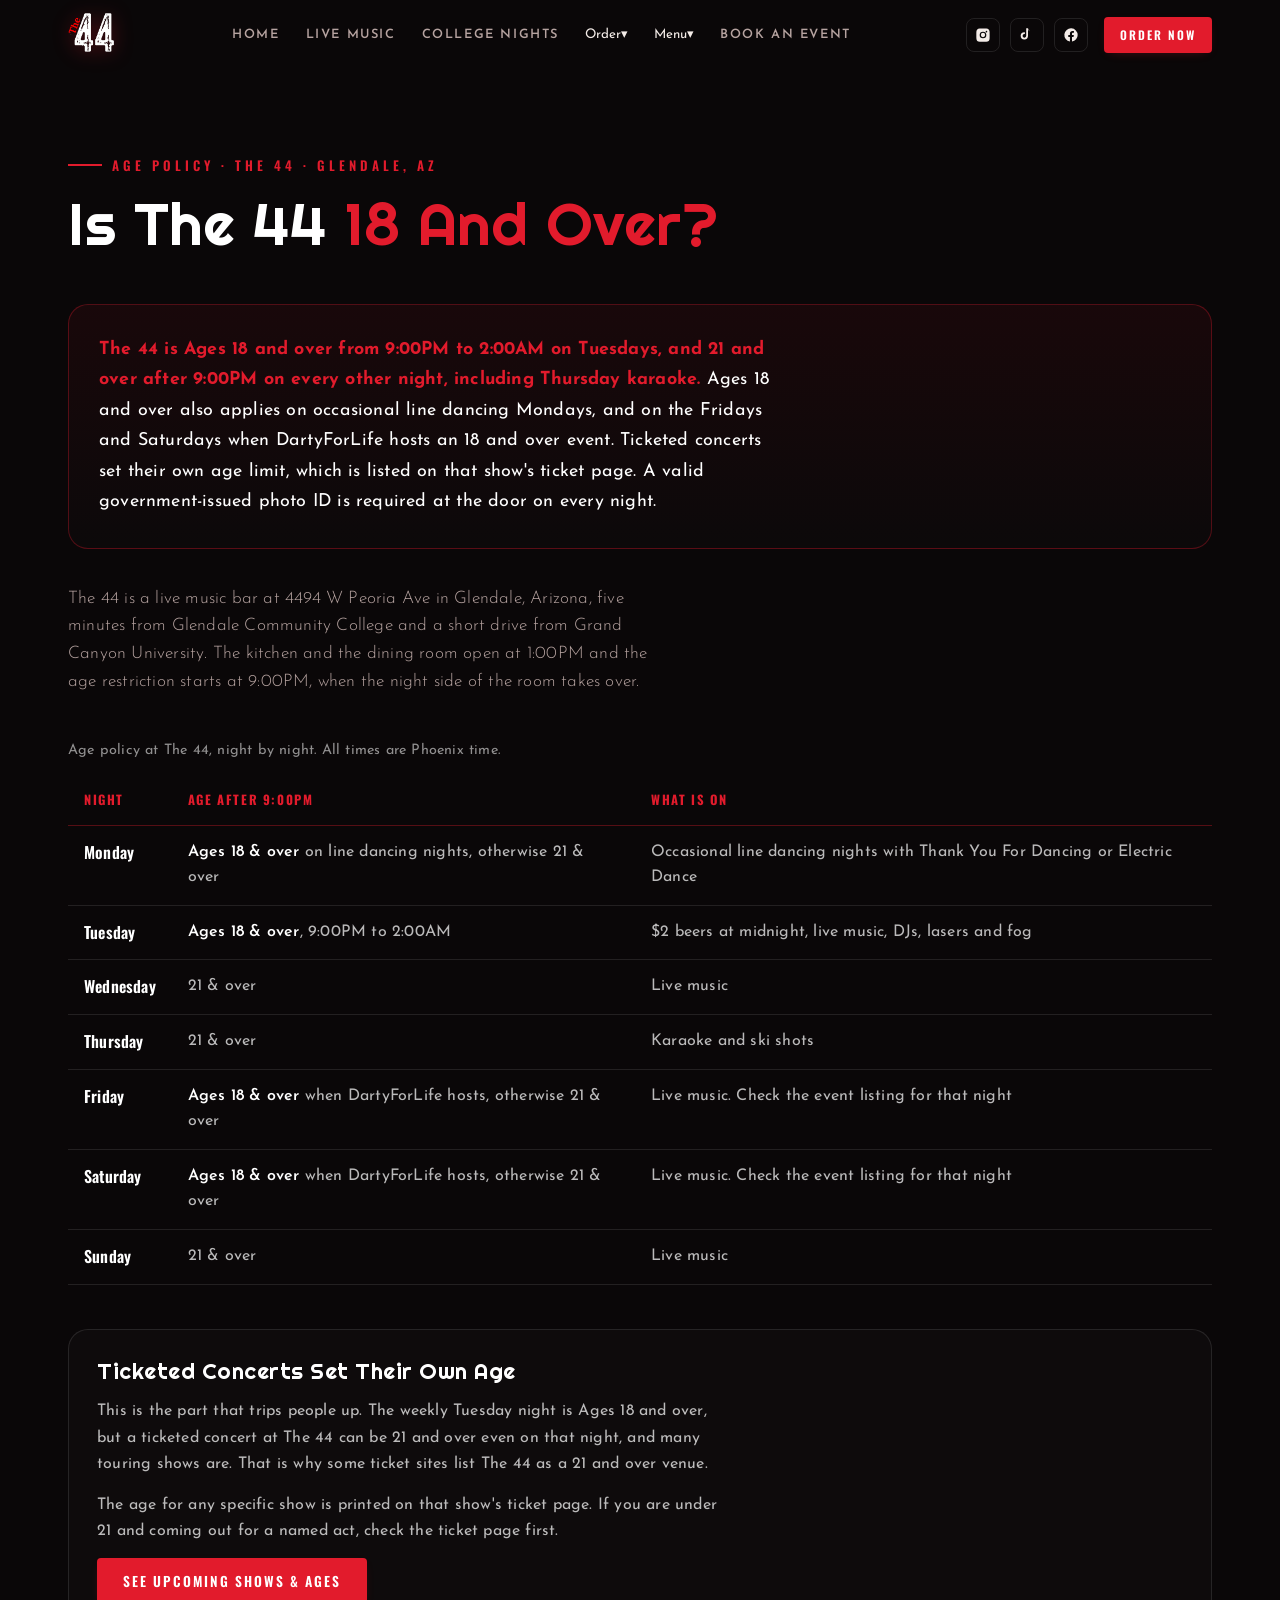
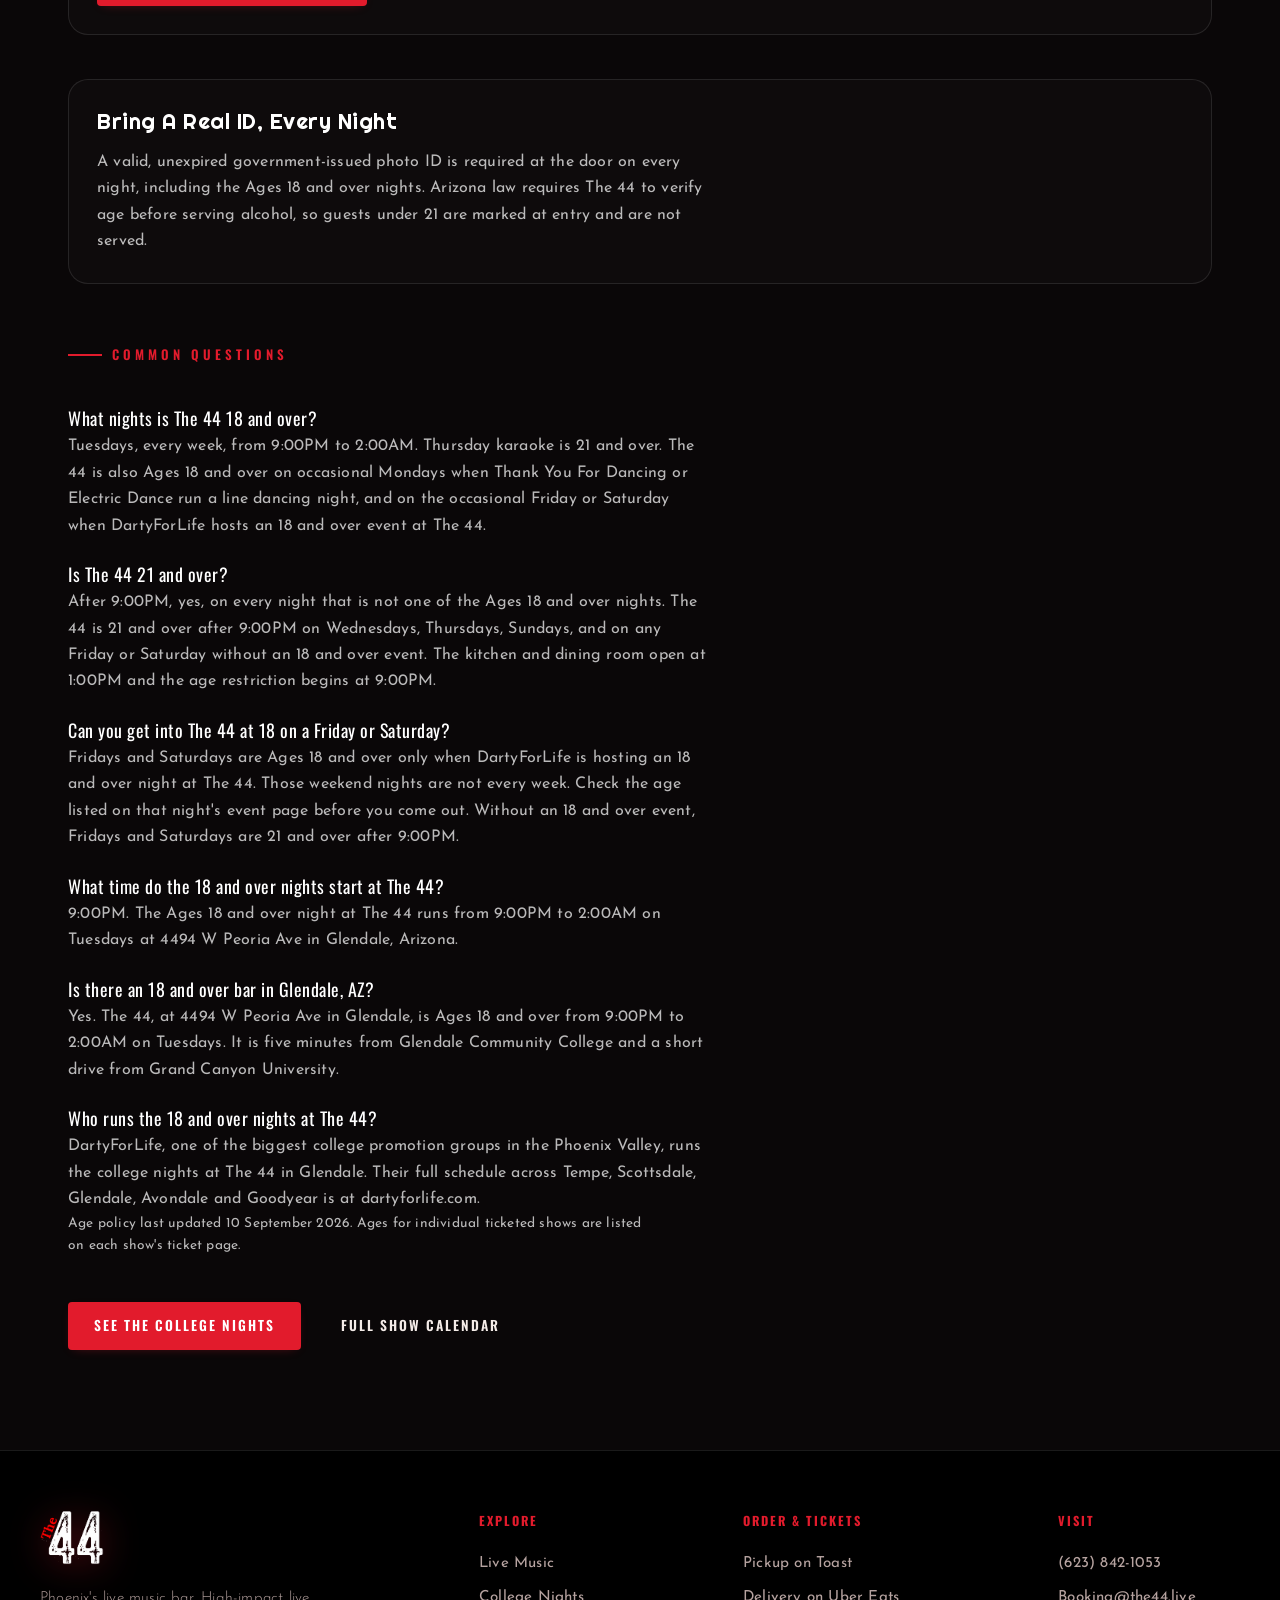
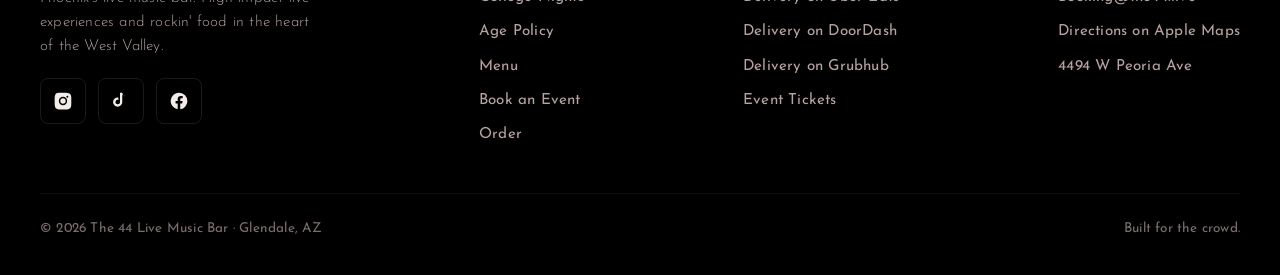
<file: 18-and-over.html>
<!DOCTYPE html>
<html lang="en">
<head>
<meta charset="UTF-8">
<meta name="viewport" content="width=device-width, initial-scale=1.0">
<title>Is The 44 18 and Over? Age Policy By Night · The 44, Glendale AZ</title>
<meta name="description" content="The 44 in Glendale, AZ is Ages 18 and over from 9PM to 2AM on Tuesdays, and 21 and over after 9PM on every other night, including Thursday karaoke. Ages 18 and over also applies on occasional line dancing Mondays and on Fridays and Saturdays when DartyForLife hosts.">
<link rel="canonical" href="https://the44.live/18-and-over.html">
<link rel="icon" href="assets/logo.png">
<meta property="og:title" content="Is The 44 18 and Over? · The 44">
<meta property="og:description" content="Ages 18 and over 9PM to 2AM on Tuesdays. 21 and over after 9PM every other night, including Thursday karaoke.">
<meta property="og:image" content="assets/banner-poster.jpg">
<meta name="theme-color" content="#000000">
<link rel="preconnect" href="https://fonts.googleapis.com">
<link rel="preconnect" href="https://fonts.gstatic.com" crossorigin>
<link href="https://fonts.googleapis.com/css2?family=Righteous&family=Josefin+Sans:wght@300;400;500;600;700&family=Oswald:wght@500;600;700&display=swap" rel="stylesheet">
<link rel="stylesheet" href="styles.css?v=6">
<style>
.ag-block{max-width:820px}
/* The direct answer. Kept first in the DOM, above every other block, short
   enough to lift whole. Everything below it is the same answer expanded. */
.ag-answer{border:1px solid rgba(226,27,44,.32);border-radius:20px;padding:30px;
  background:linear-gradient(180deg,rgba(226,27,44,.07),rgba(255,255,255,.01));margin-top:8px}
.ag-answer p{color:#fff;font-size:1.12rem;line-height:1.7;margin:0;max-width:62ch}
.ag-answer p strong{color:#E21B2C}
.ag-tablewrap{overflow-x:auto;margin-top:44px;-webkit-overflow-scrolling:touch}
table.ag-table{width:100%;min-width:560px;border-collapse:collapse;text-align:left}
table.ag-table caption{text-align:left;color:rgba(255,255,255,.55);font-size:.9rem;padding-bottom:14px}
table.ag-table th,table.ag-table td{padding:14px 16px;border-bottom:1px solid rgba(255,255,255,.10);vertical-align:top}
table.ag-table thead th{font-family:'Oswald',sans-serif;font-size:.8rem;letter-spacing:1.6px;text-transform:uppercase;color:#E21B2C;border-bottom-color:rgba(226,27,44,.35)}
table.ag-table tbody th{font-family:'Oswald',sans-serif;font-weight:600;color:#fff;white-space:nowrap}
table.ag-table td{color:rgba(255,255,255,.72);line-height:1.6}
table.ag-table td .ag-18{color:#fff;font-weight:600}
.ag-note{border:1px solid rgba(255,255,255,.10);border-radius:20px;padding:28px;background:rgba(255,255,255,.02);margin-top:44px}
.ag-note h3{font-family:'Righteous',cursive;font-size:1.4rem;color:#fff;margin:0 0 14px;line-height:1.2}
.ag-note p{color:rgba(255,255,255,.72);line-height:1.65;margin:0 0 14px;max-width:62ch}
.ag-note p:last-child{margin-bottom:0}
.ag-faq{max-width:820px;margin-top:56px}
.ag-faq h3{font-family:'Oswald',sans-serif;font-size:1.12rem;margin:26px 0 6px;color:#fff}
.ag-faq p{color:rgba(255,255,255,.72);line-height:1.65;margin:0;max-width:64ch}
.ag-updated{color:rgba(255,255,255,.42);font-size:.86rem;margin-top:40px}
</style>
<script type="application/ld+json">
{
 "@context": "https://schema.org",
 "@graph": [
  {
   "@type": "FAQPage",
   "@id": "https://the44.live/18-and-over.html#faq",
   "url": "https://the44.live/18-and-over.html",
   "name": "Is The 44 18 and Over? Age Policy By Night",
   "inLanguage": "en-US",
   "dateModified": "2026-08-15",
   "about": {
    "@id": "https://the44.live/#bar"
   },
   "publisher": {
    "@id": "https://the44.live/#bar"
   },
   "mainEntity": [
    {
     "@type": "Question",
     "name": "Is The 44 18 and over?",
     "acceptedAnswer": {
      "@type": "Answer",
      "text": "The 44 is Ages 18 and over from 9:00PM to 2:00AM on Tuesdays, and 21 and over after 9:00PM on every other night, including Thursday karaoke. Ages 18 and over also applies on occasional line dancing Mondays, and on the Fridays and Saturdays when DartyForLife hosts an 18 and over event. Ticketed concerts set their own age limit, which is listed on that show's ticket page. A valid government-issued photo ID is required at the door on every night."
     }
    },
    {
     "@type": "Question",
     "name": "What nights is The 44 18 and over?",
     "acceptedAnswer": {
      "@type": "Answer",
      "text": "Tuesdays, every week, from 9:00PM to 2:00AM. Thursday karaoke is 21 and over. The 44 is also Ages 18 and over on occasional Mondays when Thank You For Dancing or Electric Dance run a line dancing night, and on the occasional Friday or Saturday when DartyForLife hosts an 18 and over event at The 44."
     }
    },
    {
     "@type": "Question",
     "name": "Is The 44 21 and over?",
     "acceptedAnswer": {
      "@type": "Answer",
      "text": "After 9:00PM, yes, on every night that is not one of the Ages 18 and over nights. The 44 is 21 and over after 9:00PM on Wednesdays, Thursdays, Sundays, and on any Friday or Saturday without an 18 and over event. The kitchen and dining room open at 1:00PM and the age restriction begins at 9:00PM."
     }
    },
    {
     "@type": "Question",
     "name": "Can you get into The 44 at 18 on a Friday or Saturday?",
     "acceptedAnswer": {
      "@type": "Answer",
      "text": "Fridays and Saturdays are Ages 18 and over only when DartyForLife is hosting an 18 and over night at The 44. Those weekend nights are not every week. Check the age listed on that night's event page at posh.vip/g/the44 before you come out. Without an 18 and over event, Fridays and Saturdays are 21 and over after 9:00PM."
     }
    },
    {
     "@type": "Question",
     "name": "Is The 44 18 and over for concerts and live music?",
     "acceptedAnswer": {
      "@type": "Answer",
      "text": "Not always. Ticketed concerts at The 44 set their own age limit, and many touring shows are 21 and over even though the weekly Tuesday night is Ages 18 and over. The age for a specific show is listed on that show's ticket page. The weekly 18 and over night is Tuesday, 9:00PM to 2:00AM."
     }
    },
    {
     "@type": "Question",
     "name": "Do you need an ID to get into The 44?",
     "acceptedAnswer": {
      "@type": "Answer",
      "text": "Yes. A valid, unexpired government-issued photo ID is required at the door on every night, including the Ages 18 and over nights. Arizona law requires The 44 to verify age before serving alcohol, so guests under 21 are marked at entry and are not served."
     }
    },
    {
     "@type": "Question",
     "name": "What time do the 18 and over nights start at The 44?",
     "acceptedAnswer": {
      "@type": "Answer",
      "text": "9:00PM. The Ages 18 and over night at The 44 runs from 9:00PM to 2:00AM on Tuesdays at 4494 W Peoria Ave in Glendale, Arizona."
     }
    },
    {
     "@type": "Question",
     "name": "Is there an 18 and over bar in Glendale, AZ?",
     "acceptedAnswer": {
      "@type": "Answer",
      "text": "Yes. The 44, at 4494 W Peoria Ave in Glendale, is Ages 18 and over from 9:00PM to 2:00AM on Tuesdays. It is five minutes from Glendale Community College and a short drive from Grand Canyon University."
     }
    }
   ]
  },
  {
   "@type": "Event",
   "@id": "https://the44.live/18-and-over.html#tuesday",
   "name": "18 and Over Tuesday at The 44",
   "description": "Weekly Ages 18 and over night at The 44 in Glendale, Arizona. $2 beers at midnight, live music, DJs, lasers and fog. 9:00PM to 2:00AM.",
   "typicalAgeRange": "18-",
   "audience": {
    "@type": "PeopleAudience",
    "requiredMinAge": 18,
    "suggestedMinAge": 18
   },
   "eventAttendanceMode": "https://schema.org/OfflineEventAttendanceMode",
   "eventStatus": "https://schema.org/EventScheduled",
   "url": "https://the44.live/18-and-over.html",
   "eventSchedule": {
    "@type": "Schedule",
    "repeatFrequency": "P1W",
    "byDay": "https://schema.org/Tuesday",
    "startTime": "21:00",
    "endTime": "02:00",
    "scheduleTimezone": "America/Phoenix"
   },
   "location": {
    "@id": "https://the44.live/#bar"
   },
   "organizer": {
    "@type": "Organization",
    "name": "DartyForLife",
    "url": "https://dartyforlife.com/"
   },
   "startDate": "2026-11-24T21:00:00-07:00",
   "endDate": "2026-11-25T02:00:00-07:00"
  },
  {
   "@type": "Event",
   "@id": "https://the44.live/18-and-over.html#thursday",
   "name": "Karaoke Thursday at The 44",
   "description": "Weekly 21 and over karaoke night at The 44 in Glendale, Arizona. Karaoke and ski shots. 9:00PM to 2:00AM.",
   "typicalAgeRange": "21-",
   "audience": {
    "@type": "PeopleAudience",
    "requiredMinAge": 21,
    "suggestedMinAge": 21
   },
   "eventAttendanceMode": "https://schema.org/OfflineEventAttendanceMode",
   "eventStatus": "https://schema.org/EventScheduled",
   "url": "https://the44.live/18-and-over.html",
   "eventSchedule": {
    "@type": "Schedule",
    "repeatFrequency": "P1W",
    "byDay": "https://schema.org/Thursday",
    "startTime": "21:00",
    "endTime": "02:00",
    "scheduleTimezone": "America/Phoenix"
   },
   "location": {
    "@id": "https://the44.live/#bar"
   },
   "startDate": "2026-11-26T21:00:00-07:00",
   "endDate": "2026-11-27T02:00:00-07:00"
  },
  {
   "@type": "WebPage",
   "@id": "https://the44.live/18-and-over.html#webpage",
   "url": "https://the44.live/18-and-over.html",
   "name": "Is The 44 18 and Over? Age Policy By Night",
   "description": "The age policy at The 44 Live Music Bar in Glendale, Arizona, night by night.",
   "inLanguage": "en-US",
   "dateModified": "2026-08-15",
   "isPartOf": {
    "@type": "WebSite",
    "@id": "https://the44.live/#website",
    "url": "https://the44.live/",
    "name": "The 44 Live Music Bar"
   },
   "about": {
    "@id": "https://the44.live/#bar"
   },
   "primaryImageOfPage": "https://the44.live/assets/banner-poster.jpg",
   "breadcrumb": {
    "@type": "BreadcrumbList",
    "itemListElement": [
     {
      "@type": "ListItem",
      "position": 1,
      "name": "The 44",
      "item": "https://the44.live/"
     },
     {
      "@type": "ListItem",
      "position": 2,
      "name": "Age Policy",
      "item": "https://the44.live/18-and-over.html"
     }
    ]
   }
  }
 ]
}
</script>
  <script defer src="https://site-stats-dartyforlife.vercel.app/script.js" data-website-id="b3cb225d-4cf5-4c58-b432-d6f7f33ac965" data-domains="the44.live,www.the44.live"></script>
</head>
<body>
<div class="grain"></div>
<div class="spotlight"></div>
<div id="nav-mount" data-nosnippet></div>

<main>
<section class="page-top">
  <div class="wrap" style="padding-top:0">

    <div class="sec-head reveal">
      <span class="eyebrow">Age Policy · The 44 · Glendale, AZ</span>
      <h1 class="sec-title">Is The 44 <em>18 And Over?</em></h1>
    </div>

    <!-- THE ANSWER. First real content in the DOM.
         Written one sentence at a time on purpose. Google's grounding layer
         extracts INDIVIDUAL SENTENCES (~15 words) and scores each one against
         a sub-query, so a sentence that carries a value without its condition
         ("Yes, on certain nights.") can be lifted alone and flattened into a
         flat yes. Every sentence below pairs the age WITH the nights it
         applies to, so no single sentence can be extracted and be wrong. -->
    <div class="ag-answer reveal">
      <p><strong>The 44 is Ages 18 and over from 9:00PM to 2:00AM on Tuesdays, and 21 and over after 9:00PM on every other night, including Thursday karaoke.</strong> Ages 18 and over also applies on occasional line dancing Mondays, and on the Fridays and Saturdays when DartyForLife hosts an 18 and over event. Ticketed concerts set their own age limit, which is listed on that show's ticket page. A valid government-issued photo ID is required at the door on every night.</p>
    </div>

    <div class="ag-block reveal" style="margin-top:36px">
      <p class="sec-sub" style="text-align:left">The 44 is a live music bar at 4494 W Peoria Ave in Glendale, Arizona, five minutes from Glendale Community College and a short drive from Grand Canyon University. The kitchen and the dining room open at 1:00PM and the age restriction starts at 9:00PM, when the night side of the room takes over.</p>
    </div>

    <div class="ag-tablewrap reveal">
      <table class="ag-table">
        <caption>Age policy at The 44, night by night. All times are Phoenix time.</caption>
        <thead>
          <tr><th scope="col">Night</th><th scope="col">Age after 9:00PM</th><th scope="col">What is on</th></tr>
        </thead>
        <tbody>
          <tr><th scope="row">Monday</th><td><span class="ag-18">Ages 18 &amp; over</span> on line dancing nights, otherwise 21 &amp; over</td><td>Occasional line dancing nights with Thank You For Dancing or Electric Dance</td></tr>
          <tr><th scope="row">Tuesday</th><td><span class="ag-18">Ages 18 &amp; over</span>, 9:00PM to 2:00AM</td><td>$2 beers at midnight, live music, DJs, lasers and fog</td></tr>
          <tr><th scope="row">Wednesday</th><td>21 &amp; over</td><td>Live music</td></tr>
          <tr><th scope="row">Thursday</th><td>21 &amp; over</td><td>Karaoke and ski shots</td></tr>
          <tr><th scope="row">Friday</th><td><span class="ag-18">Ages 18 &amp; over</span> when DartyForLife hosts, otherwise 21 &amp; over</td><td>Live music. Check the event listing for that night</td></tr>
          <tr><th scope="row">Saturday</th><td><span class="ag-18">Ages 18 &amp; over</span> when DartyForLife hosts, otherwise 21 &amp; over</td><td>Live music. Check the event listing for that night</td></tr>
          <tr><th scope="row">Sunday</th><td>21 &amp; over</td><td>Live music</td></tr>
        </tbody>
      </table>
    </div>

    <div class="ag-note reveal">
      <h3>Ticketed Concerts Set Their Own Age</h3>
      <p>This is the part that trips people up. The weekly Tuesday night is Ages 18 and over, but a ticketed concert at The 44 can be 21 and over even on that night, and many touring shows are. That is why some ticket sites list The 44 as a 21 and over venue.</p>
      <p>The age for any specific show is printed on that show's ticket page. If you are under 21 and coming out for a named act, check the ticket page first.</p>
      <a class="btn btn-primary" href="https://posh.vip/g/the44" target="_blank" rel="noopener">See Upcoming Shows &amp; Ages</a>
    </div>

    <div class="ag-note reveal">
      <h3>Bring A Real ID, Every Night</h3>
      <p>A valid, unexpired government-issued photo ID is required at the door on every night, including the Ages 18 and over nights. Arizona law requires The 44 to verify age before serving alcohol, so guests under 21 are marked at entry and are not served.</p>
    </div>

    <div class="ag-faq reveal">
      <span class="eyebrow">Common Questions</span>

      <h3>What nights is The 44 18 and over?</h3>
      <p>Tuesdays, every week, from 9:00PM to 2:00AM. Thursday karaoke is 21 and over. The 44 is also Ages 18 and over on occasional Mondays when Thank You For Dancing or Electric Dance run a line dancing night, and on the occasional Friday or Saturday when DartyForLife hosts an 18 and over event at The 44.</p>

      <h3>Is The 44 21 and over?</h3>
      <p>After 9:00PM, yes, on every night that is not one of the Ages 18 and over nights. The 44 is 21 and over after 9:00PM on Wednesdays, Thursdays, Sundays, and on any Friday or Saturday without an 18 and over event. The kitchen and dining room open at 1:00PM and the age restriction begins at 9:00PM.</p>

      <h3>Can you get into The 44 at 18 on a Friday or Saturday?</h3>
      <p>Fridays and Saturdays are Ages 18 and over only when DartyForLife is hosting an 18 and over night at The 44. Those weekend nights are not every week. Check the age listed on that night's event page before you come out. Without an 18 and over event, Fridays and Saturdays are 21 and over after 9:00PM.</p>

      <h3>What time do the 18 and over nights start at The 44?</h3>
      <p>9:00PM. The Ages 18 and over night at The 44 runs from 9:00PM to 2:00AM on Tuesdays at 4494 W Peoria Ave in Glendale, Arizona.</p>

      <h3>Is there an 18 and over bar in Glendale, AZ?</h3>
      <p>Yes. The 44, at 4494 W Peoria Ave in Glendale, is Ages 18 and over from 9:00PM to 2:00AM on Tuesdays. It is five minutes from Glendale Community College and a short drive from Grand Canyon University.</p>

      <h3>Who runs the 18 and over nights at The 44?</h3>
      <p>DartyForLife, one of the biggest college promotion groups in the Phoenix Valley, runs the college nights at The 44 in Glendale. Their full schedule across Tempe, Scottsdale, Glendale, Avondale and Goodyear is at dartyforlife.com.</p>

      <p class="ag-updated">Age policy last updated 10 September 2026. Ages for individual ticketed shows are listed on each show's ticket page.</p>
    </div>

    <div class="reveal" style="margin-top:44px;display:flex;gap:14px;flex-wrap:wrap">
      <a href="college-night.html" class="btn btn-primary">See The College Nights</a>
      <a href="events.html" class="btn">Full Show Calendar</a>
    </div>

  </div>
</section>
</main>

<div id="footer-mount"></div>
<script src="app.js?v=6"></script>
</body>
</html>
</file>
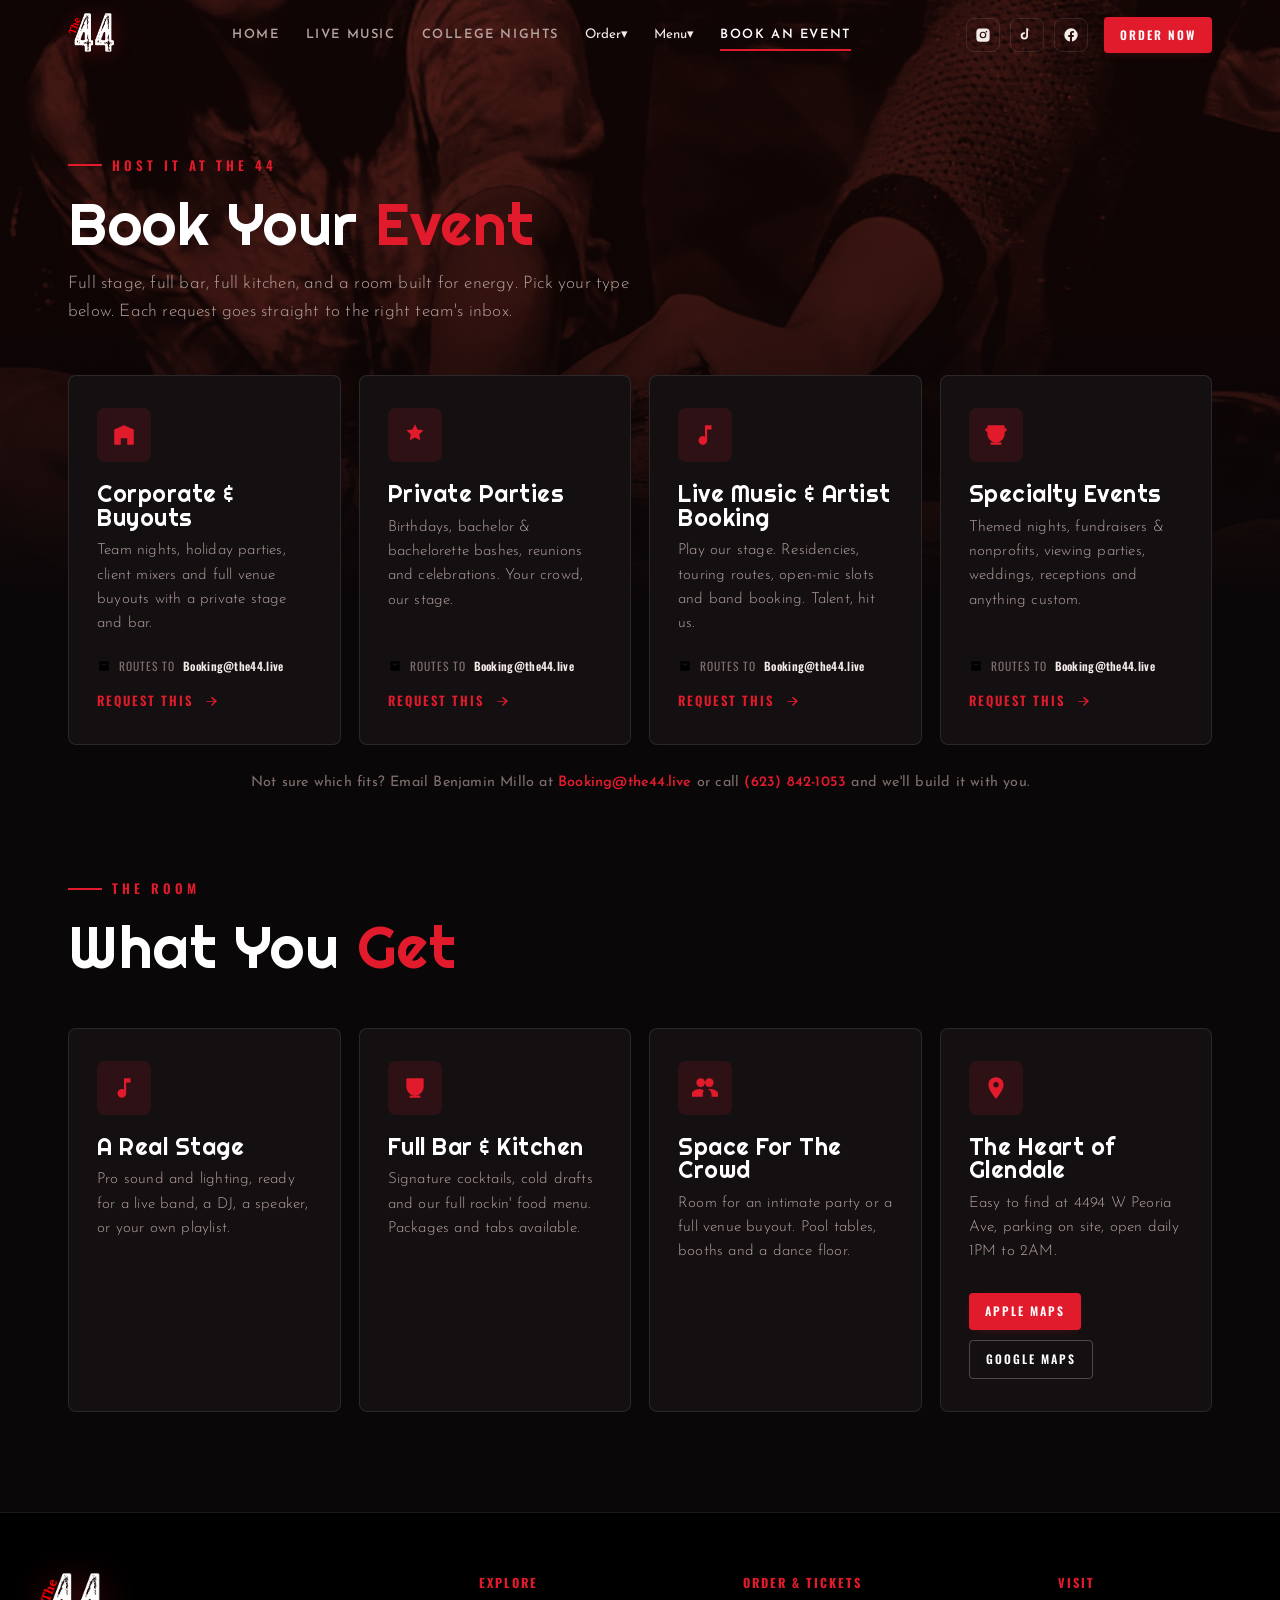
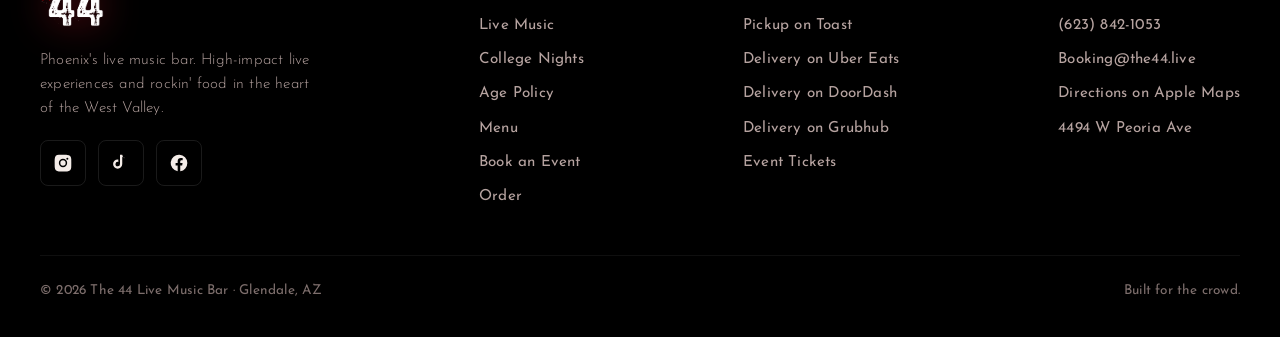
<file: book.html>
<!DOCTYPE html>
<html lang="en">
<head>
<meta charset="UTF-8">
<meta name="viewport" content="width=device-width, initial-scale=1.0">
<title>Book an Event · The 44</title>
<meta name="description" content="Host your event at The 44 Live Music Bar in Glendale, AZ. Corporate buyouts, private parties, live music booking and specialty events. Each request routes straight to the right team.">
<link rel="canonical" href="https://the44.live/book.html">
<link rel="icon" href="assets/logo.png">
<link rel="preconnect" href="https://fonts.googleapis.com">
<link rel="preconnect" href="https://fonts.gstatic.com" crossorigin>
<link href="https://fonts.googleapis.com/css2?family=Righteous&family=Josefin+Sans:wght@300;400;500;600;700&family=Oswald:wght@500;600;700&display=swap" rel="stylesheet">
<link rel="stylesheet" href="styles.css?v=6">
  <script defer src="https://site-stats-dartyforlife.vercel.app/script.js" data-website-id="b3cb225d-4cf5-4c58-b432-d6f7f33ac965" data-domains="the44.live,www.the44.live"></script>
</head>
<body>
<div class="grain"></div>
<div class="spotlight"></div>
<div id="nav-mount" data-nosnippet></div>

<main>
<section class="page-top book-top">
  <div class="wrap" style="padding-top:0">
    <div class="sec-head reveal">
      <span class="eyebrow">Host It At The 44</span>
      <h2 class="sec-title">Book Your <em>Event</em></h2>
      <p class="sec-sub">Full stage, full bar, full kitchen, and a room built for energy. Pick your type below. Each request goes straight to the right team's inbox.</p>
    </div>

    <div class="events-types" id="events-types"></div>

    <p class="book-note reveal">Not sure which fits? Email Benjamin Millo at <a href="#" data-cfg="mailDefault">Booking@the44.live</a> or call <a href="#" data-cfg="tel">(623) 842-1053</a> and we'll build it with you.</p>

    <!-- what's included -->
    <div class="sec-head reveal" style="margin-top:80px">
      <span class="eyebrow">The Room</span>
      <h2 class="sec-title">What You <em>Get</em></h2>
    </div>
    <div class="events-types reveal">
      <article class="evt" style="cursor:default">
        <div class="icon"><svg viewBox="0 0 24 24"><path d="M12 3v10.55A4 4 0 1014 17V7h4V3z"/></svg></div>
        <h3>A Real Stage</h3>
        <p>Pro sound and lighting, ready for a live band, a DJ, a speaker, or your own playlist.</p>
      </article>
      <article class="evt" style="cursor:default">
        <div class="icon"><svg viewBox="0 0 24 24"><path d="M5 3h14a1 1 0 011 1v7a8 8 0 01-16 0V4a1 1 0 011-1zm2 16h10v2H7z"/></svg></div>
        <h3>Full Bar &amp; Kitchen</h3>
        <p>Signature cocktails, cold drafts and our full rockin' food menu. Packages and tabs available.</p>
      </article>
      <article class="evt" style="cursor:default">
        <div class="icon"><svg viewBox="0 0 24 24"><path d="M16 11a4 4 0 10-4-4 4 4 0 004 4zm-8 0a4 4 0 10-4-4 4 4 0 004 4zm0 2c-2.7 0-8 1.3-8 4v3h10v-3c0-1 .4-1.9 1-2.6A13 13 0 008 13zm8 0c-.4 0-.8 0-1.3.05A5 5 0 0118 17v3h6v-3c0-2.7-5.3-4-8-4z"/></svg></div>
        <h3>Space For The Crowd</h3>
        <p>Room for an intimate party or a full venue buyout. Pool tables, booths and a dance floor.</p>
      </article>
      <article class="evt" style="cursor:default">
        <div class="icon"><svg viewBox="0 0 24 24"><path d="M12 2C8 2 5 5 5 9c0 5 7 13 7 13s7-8 7-13c0-4-3-7-7-7zm0 9.5A2.5 2.5 0 1112 6.5a2.5 2.5 0 010 5z"/></svg></div>
        <h3>The Heart of Glendale</h3>
        <p>Easy to find at 4494 W Peoria Ave, parking on site, open daily 1PM to 2AM.</p>
        <div class="maplinks" style="margin-top:8px">
          <a class="btn btn-primary btn-sm" data-cfg="mapapple" target="_blank" rel="noopener">Apple Maps</a>
          <a class="btn btn-ghost btn-sm" data-cfg="mapgoogle" target="_blank" rel="noopener">Google Maps</a>
        </div>
      </article>
    </div>
  </div>
</section>
</main>

<div id="footer-mount"></div>
<script src="app.js?v=6"></script>
</body>
</html>
</file>
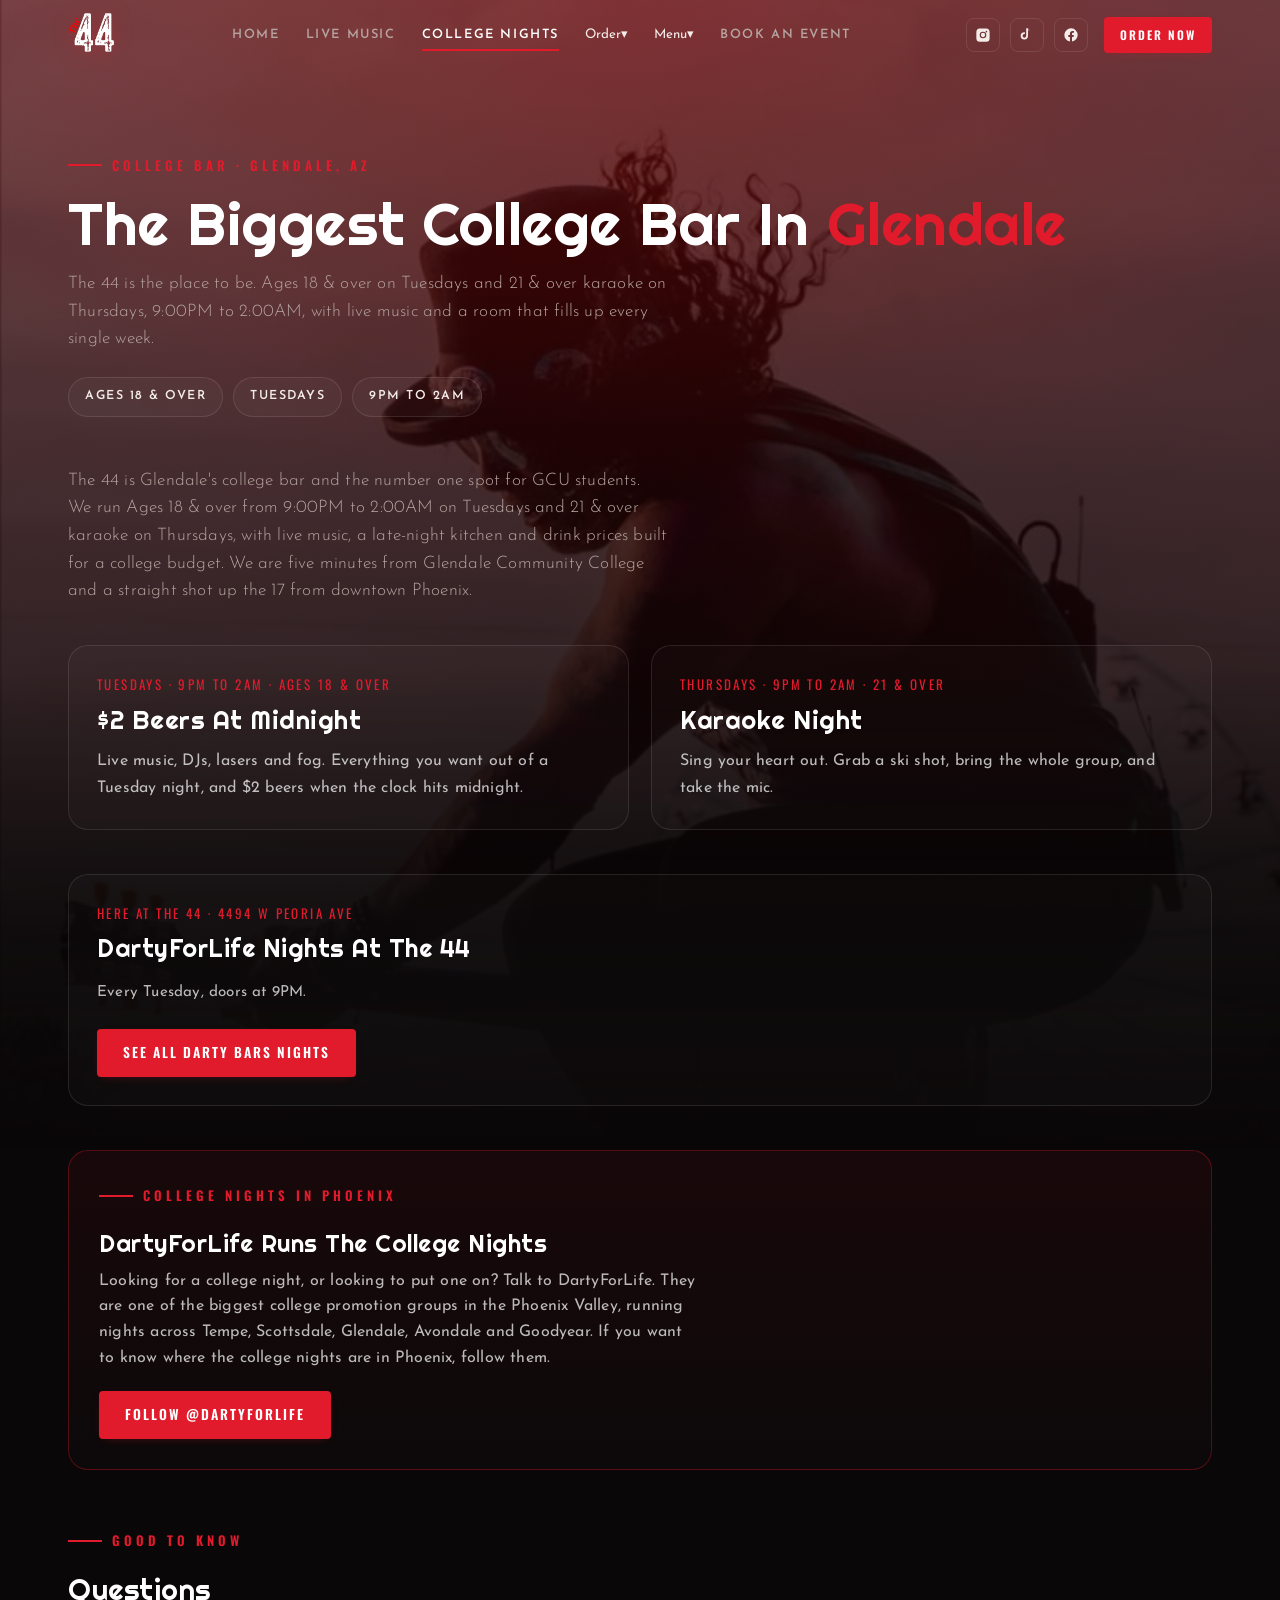
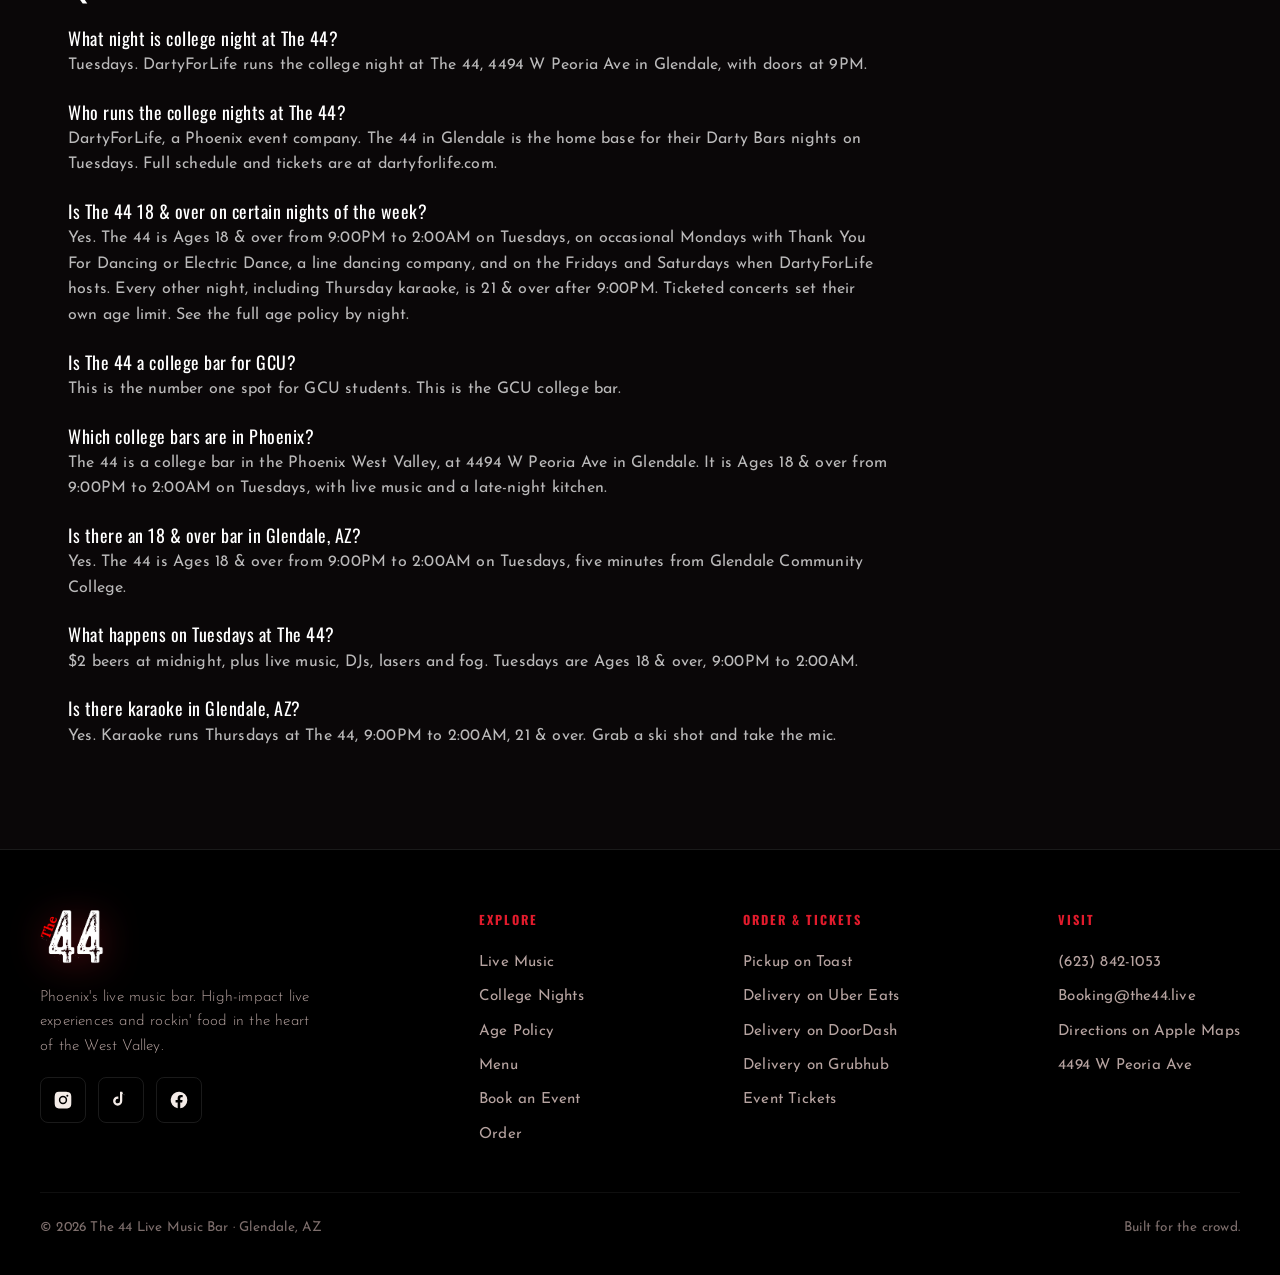
<file: college-night.html>
<!DOCTYPE html>
<html lang="en">
<head>
<meta charset="UTF-8">
<meta name="viewport" content="width=device-width, initial-scale=1.0">
<title>College Bar in Glendale, AZ · 18 &amp; Over Nights · The 44</title>
<meta name="description" content="The 44 is Glendale's college bar and the number one spot for GCU students. Ages 18 and over from 9PM to 2AM on Tuesdays, 21 and over karaoke on Thursdays, live music, five minutes from Glendale Community College in the Phoenix West Valley.">
<link rel="canonical" href="https://the44.live/college-night.html">
<link rel="icon" href="assets/logo.png">
<meta property="og:title" content="The GCU College Bar · The 44">
<meta property="og:description" content="Glendale's college bar. Ages 18 and over, 9PM to 2AM Tuesdays. Karaoke Thursdays are 21 and over.">
<meta property="og:image" content="assets/banner-poster.jpg">
<meta name="theme-color" content="#000000">
<link rel="preconnect" href="https://fonts.googleapis.com">
<link rel="preconnect" href="https://fonts.gstatic.com" crossorigin>
<link href="https://fonts.googleapis.com/css2?family=Righteous&family=Josefin+Sans:wght@300;400;500;600;700&family=Oswald:wght@500;600;700&display=swap" rel="stylesheet">
<link rel="stylesheet" href="styles.css?v=6">
<style>
.cn-block{max-width:820px}
.cn-here{border:1px solid rgba(255,255,255,.10);border-radius:20px;padding:28px;background:rgba(255,255,255,.02);margin-top:44px}
.cn-here .cn-day{font-family:'Oswald',sans-serif;color:#E21B2C;font-size:.82rem;letter-spacing:2.4px;text-transform:uppercase;margin-bottom:10px}
.cn-here h3{font-family:'Righteous',cursive;font-size:1.55rem;color:#fff;margin:0 0 18px;line-height:1.15}
.cn-nights{display:grid;grid-template-columns:1fr 1fr;gap:22px;margin-top:40px}
@media(max-width:820px){.cn-nights{grid-template-columns:1fr}}
.cn-night{border:1px solid rgba(255,255,255,.10);border-radius:20px;padding:28px;background:rgba(255,255,255,.02)}
.cn-night .cn-day{font-family:'Oswald',sans-serif;color:#E21B2C;font-size:.82rem;letter-spacing:2.4px;text-transform:uppercase;margin-bottom:10px}
.cn-night h3{font-family:'Righteous',cursive;font-size:1.6rem;color:#fff;margin:0 0 14px;line-height:1.15}
.cn-night p{color:rgba(255,255,255,.72);line-height:1.65;margin:0}
.cn-list{display:flex;flex-wrap:wrap;gap:22px;margin:0 0 24px}
.cn-when{color:rgba(255,255,255,.72);font-size:.95rem;margin:0;line-height:1.6}
/* Flyer card. The real Posh flyer art is the hero and is NOT covered: these
   flyers carry their own typography (date, price, age policy), so overlaying
   our text on them collides with the art and reads as slop. Details sit under
   the image instead. Whole card is the tap target. */
.cn-ev{position:relative;display:flex;flex-direction:column;
  width:300px;max-width:100%;border-radius:20px;overflow:hidden;text-decoration:none;
  border:1px solid rgba(255,255,255,.10);background:rgba(255,255,255,.03);
  transition:transform .3s cubic-bezier(.22,1,.36,1),border-color .3s}
.cn-ev:hover{transform:translateY(-6px);border-color:rgba(226,27,44,.45)}
.cn-ev .cn-shot{position:relative;display:block;width:100%;aspect-ratio:4/5;overflow:hidden;background:#0a0708}
.cn-ev .cn-art{position:absolute;inset:0;width:100%;height:100%;object-fit:cover}
.cn-ev .cn-info{display:block;padding:18px}
.cn-ev .cn-date{display:block;font-family:'Oswald',sans-serif;color:#E21B2C;font-size:.8rem;letter-spacing:1.6px;text-transform:uppercase;margin-bottom:6px}
.cn-ev .cn-title{display:block;color:#fff;font-weight:600;line-height:1.3;margin-bottom:14px}
.cn-ev .cn-go{display:inline-flex;align-items:center;min-height:44px;padding:0 20px;background:#E21B2C;border-radius:9px;color:#fff;font-family:'Oswald',sans-serif;font-size:.8rem;letter-spacing:1.2px;text-transform:uppercase}
.cn-hand{border:1px solid rgba(226,27,44,.32);border-radius:20px;padding:30px;margin-top:44px;background:linear-gradient(180deg,rgba(226,27,44,.07),rgba(255,255,255,.01))}
.cn-hand h3{font-family:'Righteous',cursive;font-size:1.5rem;color:#fff;margin:8px 0 12px}
.cn-hand p{color:rgba(255,255,255,.72);line-height:1.6;margin:0 0 20px;max-width:60ch}
.cn-faq{max-width:820px}
.cn-faq h3{font-family:'Oswald',sans-serif;font-size:1.12rem;margin:24px 0 6px;color:#fff}
.cn-faq p{color:rgba(255,255,255,.72);line-height:1.6;margin:0}
</style>
<script type="application/ld+json">
{
 "@context": "https://schema.org",
 "@graph": [
  {
   "@type": "Event",
   "name": "Darty Bars College Night at The 44",
   "description": "DartyForLife's weekly Tuesday bar night at The 44 in Glendale, Arizona. Doors at 9PM.",
   "eventAttendanceMode": "https://schema.org/OfflineEventAttendanceMode",
   "eventStatus": "https://schema.org/EventScheduled",
   "eventSchedule": {
    "@type": "Schedule",
    "repeatFrequency": "P1W",
    "byDay": "https://schema.org/Tuesday",
    "startTime": "21:00",
    "endTime": "02:00",
    "scheduleTimezone": "America/Phoenix"
   },
   "url": "https://the44.live/college-night.html",
   "location": {
    "@type": "BarOrPub",
    "@id": "https://the44.live/#bar",
    "name": "The 44 Live Music Bar",
    "address": {
     "@type": "PostalAddress",
     "streetAddress": "4494 W Peoria Ave",
     "addressLocality": "Glendale",
     "addressRegion": "AZ",
     "postalCode": "85302",
     "addressCountry": "US"
    }
   },
   "organizer": {
    "@type": "Organization",
    "name": "DartyForLife",
    "url": "https://dartyforlife.com/"
   },
   "startDate": "2026-11-24T21:00:00-07:00",
   "endDate": "2026-11-25T02:00:00-07:00"
  },
  {
   "@type": "FAQPage",
   "mainEntity": [
    {
     "@type": "Question",
     "name": "What night is college night at The 44?",
     "acceptedAnswer": {
      "@type": "Answer",
      "text": "Tuesdays. DartyForLife runs the college night at The 44, 4494 W Peoria Ave in Glendale, with doors at 9PM."
     }
    },
    {
     "@type": "Question",
     "name": "Who runs the college nights at The 44?",
     "acceptedAnswer": {
      "@type": "Answer",
      "text": "DartyForLife, a Phoenix event company. The 44 in Glendale is the home base for their Darty Bars nights on Tuesdays. Full schedule and tickets are at dartyforlife.com."
     }
    },
    {
     "@type": "Question",
     "name": "Is The 44 18 and over on certain nights of the week?",
     "acceptedAnswer": {
      "@type": "Answer",
      "text": "Yes. The 44 is Ages 18 and over from 9:00PM to 2:00AM on Tuesdays, on occasional Mondays with Thank You For Dancing or Electric Dance, a line dancing company, and on the Fridays and Saturdays when DartyForLife hosts. Every other night, including Thursday karaoke, is 21 and over after 9:00PM. Ticketed concerts set their own age limit."
     }
    },
    {
     "@type": "Question",
     "name": "Is The 44 a college bar for GCU?",
     "acceptedAnswer": {
      "@type": "Answer",
      "text": "This is the number one spot for GCU students. This is the GCU college bar."
     }
    },
    {
     "@type": "Question",
     "name": "Which college bars are in Phoenix?",
     "acceptedAnswer": {
      "@type": "Answer",
      "text": "The 44 is a college bar in the Phoenix West Valley, at 4494 W Peoria Ave in Glendale. It is Ages 18 and over from 9:00PM to 2:00AM on Tuesdays, with live music and a late-night kitchen."
     }
    },
    {
     "@type": "Question",
     "name": "Is there an 18 and over bar in Glendale, AZ?",
     "acceptedAnswer": {
      "@type": "Answer",
      "text": "Yes. The 44 is Ages 18 and over from 9:00PM to 2:00AM on Tuesdays, five minutes from Glendale Community College."
     }
    },
    {
     "@type": "Question",
     "name": "What happens on Tuesdays at The 44?",
     "acceptedAnswer": {
      "@type": "Answer",
      "text": "$2 beers at midnight, plus live music, DJs, lasers and fog. Tuesdays are Ages 18 and over, 9:00PM to 2:00AM."
     }
    },
    {
     "@type": "Question",
     "name": "Is there karaoke in Glendale, AZ?",
     "acceptedAnswer": {
      "@type": "Answer",
      "text": "Yes. Karaoke runs Thursdays at The 44, 4494 W Peoria Ave in Glendale, 9:00PM to 2:00AM, 21 and over."
     }
    }
   ]
  }
 ]
}
</script>
  <script defer src="https://site-stats-dartyforlife.vercel.app/script.js" data-website-id="b3cb225d-4cf5-4c58-b432-d6f7f33ac965" data-domains="the44.live,www.the44.live"></script>
</head>
<body>
<div class="grain"></div>
<div class="spotlight"></div>
<div id="nav-mount" data-nosnippet></div>

<main>
<section class="page-top events-hero">
  <div class="wrap" style="padding-top:0">
    <div class="sec-head reveal">
      <span class="eyebrow">College Bar · Glendale, AZ</span>
      <h2 class="sec-title">The Biggest College Bar In <em>Glendale</em></h2>
      <p class="sec-sub">The 44 is the place to be. Ages 18 &amp; over on Tuesdays and 21 &amp; over karaoke on Thursdays, 9:00PM to 2:00AM, with live music and a room that fills up every single week.</p>
      <div class="hero-chips" style="justify-content:flex-start;margin-top:24px">
        <span class="chip">Ages 18 &amp; Over</span>
        <span class="chip">Tuesdays</span>
        <span class="chip">9PM to 2AM</span>
      </div>
    </div>

    <div class="cn-block reveal" style="margin-top:36px">
      <p class="sec-sub" style="text-align:left">The 44 is Glendale's college bar and the number one spot for GCU students. We run Ages 18 &amp; over from 9:00PM to 2:00AM on Tuesdays and 21 &amp; over karaoke on Thursdays, with live music, a late-night kitchen and drink prices built for a college budget. We are five minutes from Glendale Community College and a straight shot up the 17 from downtown Phoenix.</p>
    </div>

    <div class="cn-nights reveal">
      <article class="cn-night">
        <div class="cn-day">Tuesdays · 9PM to 2AM · Ages 18 &amp; over</div>
        <h3>$2 Beers At Midnight</h3>
        <p>Live music, DJs, lasers and fog. Everything you want out of a Tuesday night, and $2 beers when the clock hits midnight.</p>
      </article>
      <article class="cn-night">
        <div class="cn-day">Thursdays · 9PM to 2AM · 21 &amp; over</div>
        <h3>Karaoke Night</h3>
        <p>Sing your heart out. Grab a ski shot, bring the whole group, and take the mic.</p>
      </article>
    </div>

    <div class="cn-here reveal">
      <div class="cn-day">Here at The 44 · 4494 W Peoria Ave</div>
      <h3>DartyForLife Nights At The 44</h3>
      <div id="cn44List" class="cn-list"><p class="cn-when">Every Tuesday, doors at 9PM.</p></div>
      <a class="btn btn-primary" href="https://dartyforlife.com/bars.html" target="_blank" rel="noopener">See All Darty Bars Nights</a>
    </div>

    <div class="cn-hand reveal">
      <span class="eyebrow">College Nights In Phoenix</span>
      <h3>DartyForLife Runs The College Nights</h3>
      <p>Looking for a college night, or looking to put one on? Talk to DartyForLife. They are one of the biggest college promotion groups in the Phoenix Valley, running nights across Tempe, Scottsdale, Glendale, Avondale and Goodyear. If you want to know where the college nights are in Phoenix, follow them.</p>
      <a class="btn btn-primary" href="https://instagram.com/dartyforlife" target="_blank" rel="noopener">Follow @dartyforlife</a>
    </div>

    <div class="cn-faq reveal" style="margin-top:56px">
      <span class="eyebrow">Good To Know</span>
      <h2 class="sec-title" style="font-size:1.8rem;margin:6px 0 18px">Questions</h2>
      <h3>What night is college night at The 44?</h3>
      <p>Tuesdays. DartyForLife runs the college night at The 44, 4494 W Peoria Ave in Glendale, with doors at 9PM.</p>
      <h3>Who runs the college nights at The 44?</h3>
      <p>DartyForLife, a Phoenix event company. The 44 in Glendale is the home base for their Darty Bars nights on Tuesdays. Full schedule and tickets are at dartyforlife.com.</p>
      <h3>Is The 44 18 &amp; over on certain nights of the week?</h3>
      <p>Yes. The 44 is Ages 18 &amp; over from 9:00PM to 2:00AM on Tuesdays, on occasional Mondays with Thank You For Dancing or Electric Dance, a line dancing company, and on the Fridays and Saturdays when DartyForLife hosts. Every other night, including Thursday karaoke, is 21 &amp; over after 9:00PM. Ticketed concerts set their own age limit. <a href="18-and-over.html">See the full age policy by night</a>.</p>
      <h3>Is The 44 a college bar for GCU?</h3>
      <p>This is the number one spot for GCU students. This is the GCU college bar.</p>
      <h3>Which college bars are in Phoenix?</h3>
      <p>The 44 is a college bar in the Phoenix West Valley, at 4494 W Peoria Ave in Glendale. It is Ages 18 &amp; over from 9:00PM to 2:00AM on Tuesdays, with live music and a late-night kitchen.</p>
      <h3>Is there an 18 &amp; over bar in Glendale, AZ?</h3>
      <p>Yes. The 44 is Ages 18 &amp; over from 9:00PM to 2:00AM on Tuesdays, five minutes from Glendale Community College.</p>
      <h3>What happens on Tuesdays at The 44?</h3>
      <p>$2 beers at midnight, plus live music, DJs, lasers and fog. Tuesdays are Ages 18 &amp; over, 9:00PM to 2:00AM.</p>
      <h3>Is there karaoke in Glendale, AZ?</h3>
      <p>Yes. Karaoke runs Thursdays at The 44, 9:00PM to 2:00AM, 21 &amp; over. Grab a ski shot and take the mic.</p>
    </div>
  </div>
</section>
</main>

<div id="footer-mount"></div>
<script src="app.js?v=6"></script>
<script src="fx-dotfield.js"></script>
<script>
/* Upcoming DartyForLife nights AT THE 44 ONLY, read live from DartyForLife's
   own Posh-fed feed (GH Pages sends Access-Control-Allow-Origin:*).
   The venue gate is the whole point: DartyForLife also runs rooms we are not,
   Rack in Scottsdale, Stratus, Mother Tuckers, and none of those belong on our
   calendar. Posh has spelled this venue "The 44 Sports Grill & Nightlife",
   "44 Sportsbar" and "The 44 Live Music Bar", so match the number, not a name.
   On a failed or malformed fetch the cadence copy already in the markup stands,
   so a bad day upstream can never invent or blank out a date. */
(function(){
  var host=document.getElementById('cn44List');
  if(!host) return;
  var AT_44=/\b44\b/;
  function fmt(d){
    var p=String(d).slice(0,10).split('-');
    if(p.length!==3) return null;
    var dt=new Date(+p[0], +p[1]-1, +p[2]);
    if(isNaN(dt)) return null;
    return dt.toLocaleDateString('en-US',{weekday:'long',month:'long',day:'numeric'});
  }
  function esc(s){ return String(s).replace(/[<>&"]/g,function(c){
    return {'<':'&lt;','>':'&gt;','&':'&amp;','"':'&quot;'}[c]; }); }
  fetch('https://dartyforlife.com/events.json',{cache:'no-cache'})
    .then(function(r){ return r.ok?r.json():null; })
    .then(function(j){
      var evs = Array.isArray(j) ? j : (j && j.events);
      if(!Array.isArray(evs)) return;              // bad shape, keep the fallback copy
      var today=new Date(); today.setHours(0,0,0,0);
      var mine=evs.filter(function(e){
        if(!e || !e.date || !AT_44.test(String(e.venue||''))) return false;
        var p=String(e.date).slice(0,10).split('-');
        if(p.length!==3) return false;
        return new Date(+p[0], +p[1]-1, +p[2]) >= today;
      }).sort(function(a,b){ return a.date < b.date ? -1 : 1; });
      if(!mine.length){
        host.innerHTML='<p class="cn-when">Nothing on the calendar here yet. '+
          'Follow along for the next one.</p>';
        return;
      }
      host.innerHTML=mine.map(function(e){
        var d=fmt(e.date); if(!d) return '';
        var href=e.url ? 'https://posh.vip/e/'+esc(e.url)
                       : 'https://dartyforlife.com/bars.html';
        // Real Posh flyer art. These are multi-MB PNGs, so never block on them:
        // lazy + async, and the card still reads fine if one never arrives.
        // width/height reserve the box so the card never shifts while a
        // multi-MB Posh flyer streams in. Deliberately NOT loading="lazy":
        // these cards are injected after fetch, and a lazy image inserted that
        // way does not reliably start loading. The flyer IS this section, so
        // it loads eagerly and decodes off the main thread.
        var art=e.flyer ? '<span class="cn-shot"><img class="cn-art" src="'+esc(e.flyer)+
          '" alt="'+esc(e.title||'Event')+' flyer" width="800" height="1000"'+
          ' decoding="async"></span>' : '';
        return '<a class="cn-ev" href="'+href+'" target="_blank" rel="noopener">'+
          art+'<span class="cn-info">'+
          '<span class="cn-date">'+esc(d)+(e.time?' · '+esc(e.time):'')+'</span>'+
          '<span class="cn-title">'+esc(e.title||'')+'</span>'+
          '<span class="cn-go">'+(e.url?'Tickets':'Details')+'</span>'+
          '</span></a>';
      }).join('');
    })
    .catch(function(){});
})();
</script>
</body>
</html>
</file>
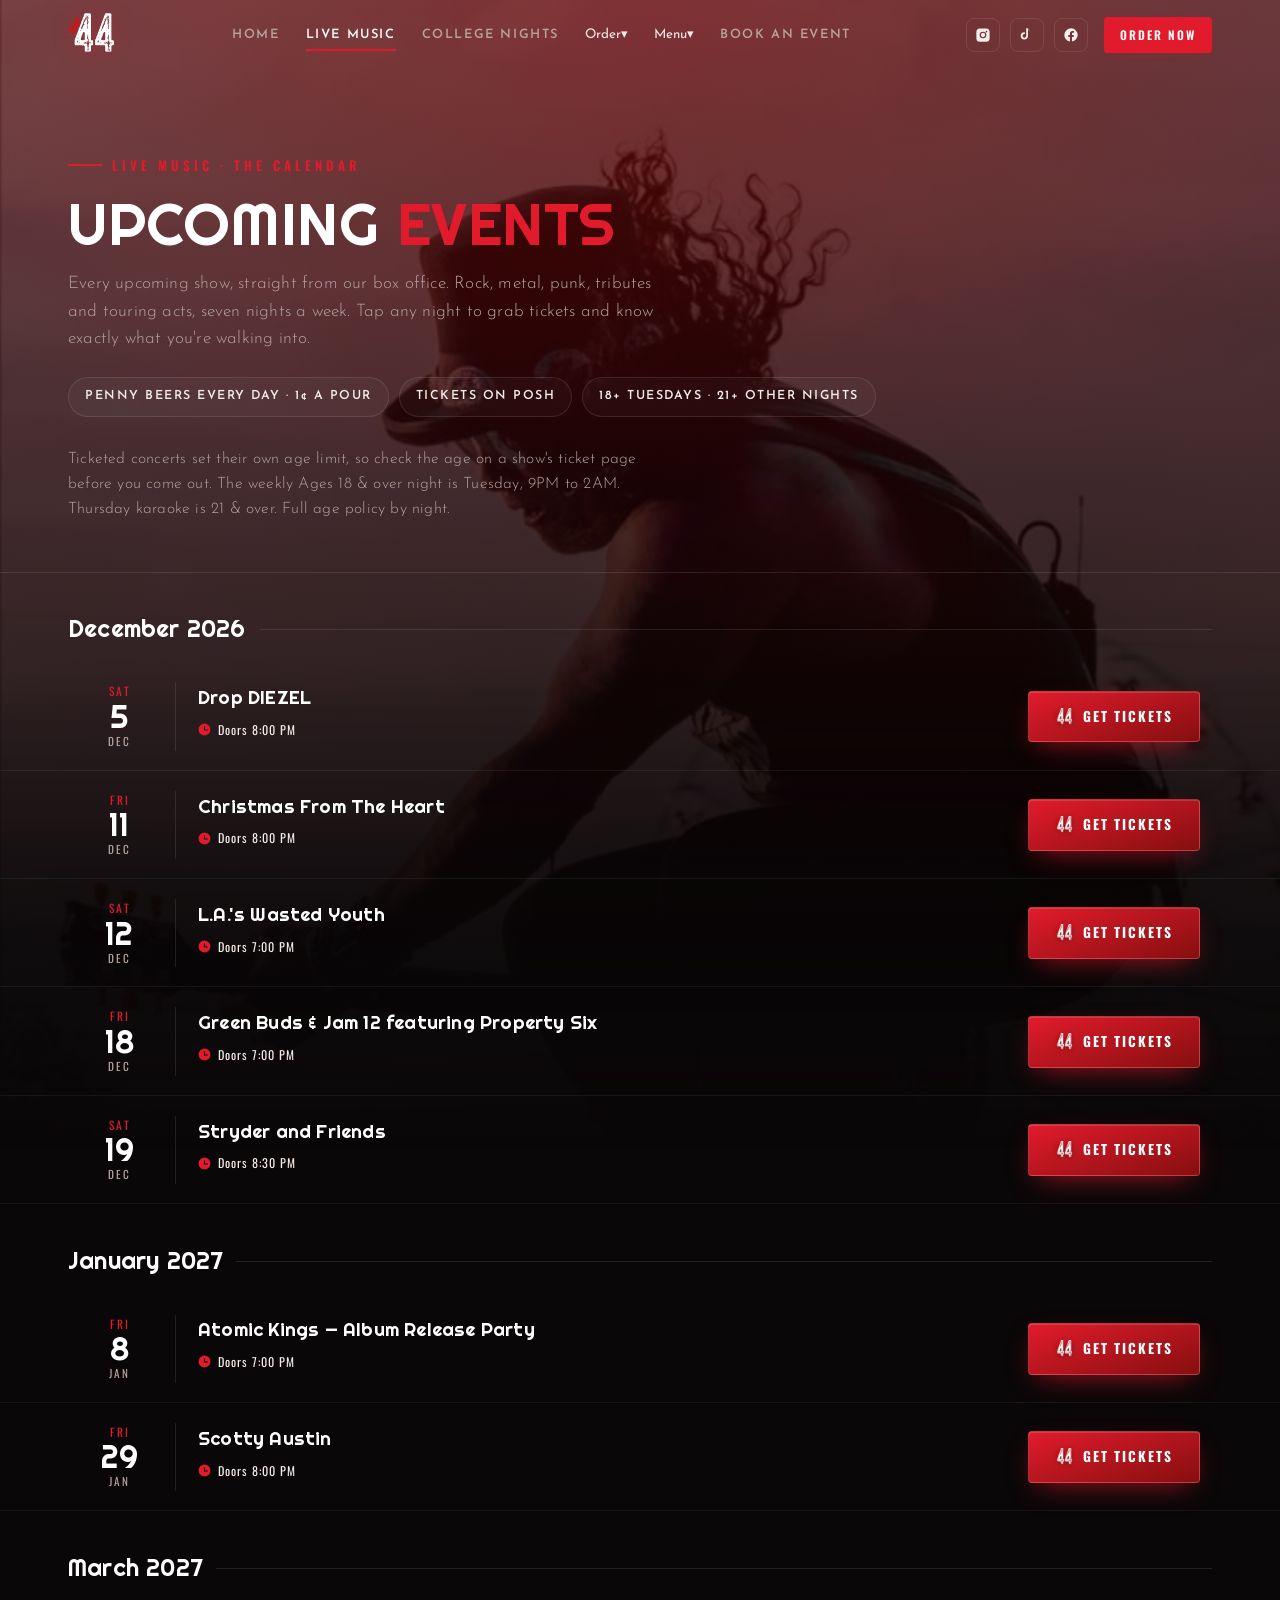
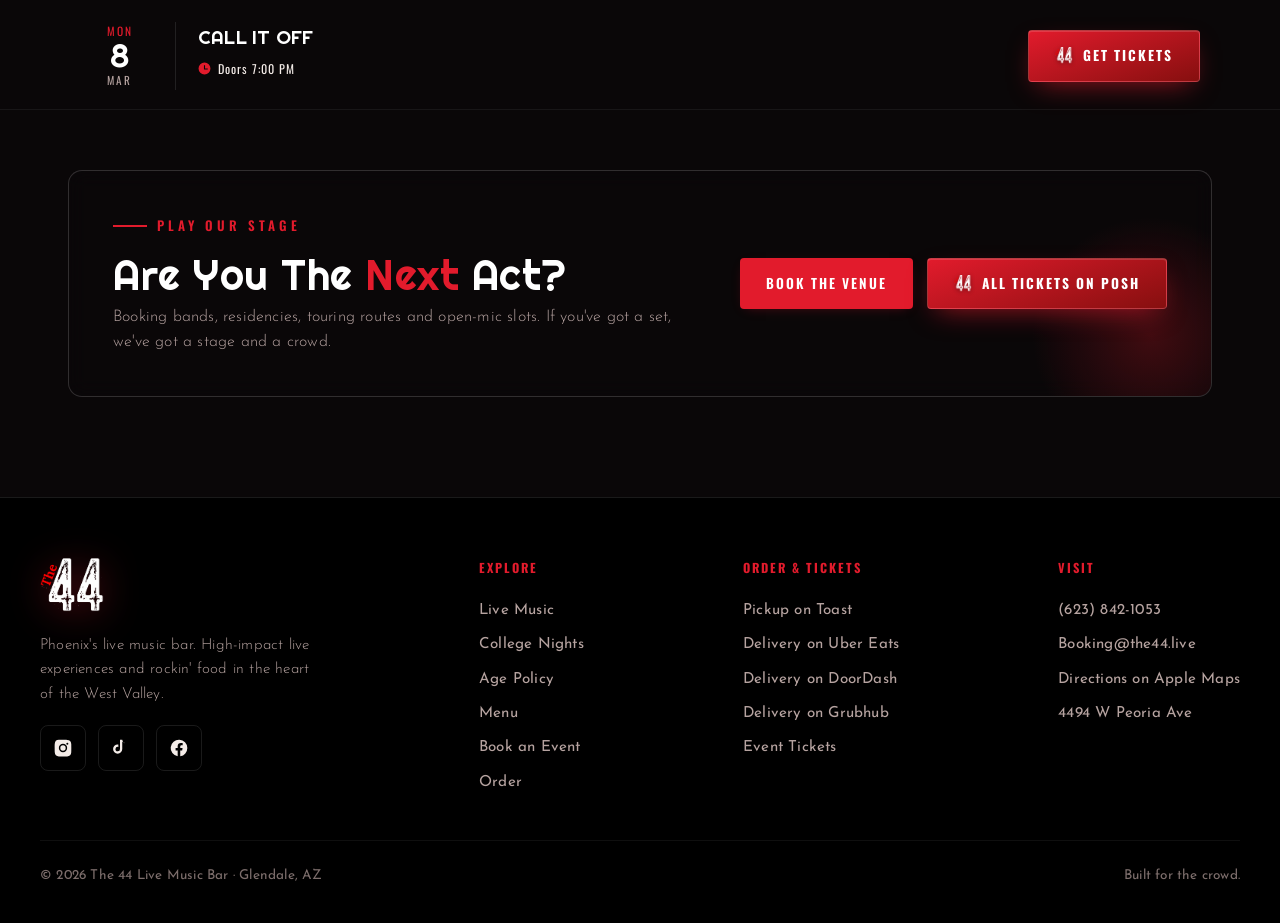
<file: events.html>
<!DOCTYPE html>
<html lang="en">
<head>
<meta charset="UTF-8">
<meta name="viewport" content="width=device-width, initial-scale=1.0">
<title>Live Music & Events · The 44</title>
<meta name="description" content="Every upcoming show at The 44 Live Music Bar in Glendale, AZ. Live bands, tributes, touring acts and late nights. Get your tickets on Posh.">
<link rel="canonical" href="https://the44.live/events.html">
<link rel="icon" href="assets/logo.png">
<link rel="preconnect" href="https://fonts.googleapis.com">
<link rel="preconnect" href="https://fonts.gstatic.com" crossorigin>
<link href="https://fonts.googleapis.com/css2?family=Righteous&family=Josefin+Sans:wght@300;400;500;600;700&family=Oswald:wght@500;600;700&display=swap" rel="stylesheet">
<link rel="stylesheet" href="styles.css?v=6">
  <script defer src="https://site-stats-dartyforlife.vercel.app/script.js" data-website-id="b3cb225d-4cf5-4c58-b432-d6f7f33ac965" data-domains="the44.live,www.the44.live"></script>
</head>
<body>
<div class="grain"></div>
<div class="spotlight"></div>
<div id="nav-mount" data-nosnippet></div>

<main>
<section class="page-top events-hero">
  <div class="wrap" style="padding-top:0">
    <div class="sec-head reveal">
      <span class="eyebrow">Live Music · The Calendar</span>
      <h2 class="sec-title">UPCOMING <em>EVENTS</em></h2>
      <p class="sec-sub">Every upcoming show, straight from our box office. Rock, metal, punk, tributes and touring acts, seven nights a week. Tap any night to grab tickets and know exactly what you're walking into.</p>
      <div class="hero-chips" style="justify-content:flex-start;margin-top:24px">
        <span class="chip">Penny Beers Every Day · 1¢ a Pour</span>
        <span class="chip">Tickets on Posh</span>
        <a class="chip" href="18-and-over.html" style="text-decoration:none">18+ Tuesdays · 21+ Other Nights</a>
      </div>
      <p class="sec-sub" style="margin-top:18px;font-size:.98rem">Ticketed concerts set their own age limit, so check the age on a show's ticket page before you come out. The weekly Ages 18 &amp; over night is Tuesday, 9PM to 2AM. Thursday karaoke is 21 &amp; over. <a href="18-and-over.html">Full age policy by night</a>.</p>
    </div>

    <div class="events-list" id="events-list"></div>

    <div class="follow-card reveal" style="margin-top:60px">
      <div>
        <span class="eyebrow">Play Our Stage</span>
        <h2>Are You The <em>Next</em> Act?</h2>
        <p>Booking bands, residencies, touring routes and open-mic slots. If you've got a set, we've got a stage and a crowd.</p>
      </div>
      <div class="follow-btns">
        <a href="book.html" class="btn btn-primary">Book the Venue</a>
        <a href="#" data-cfg="posh" target="_blank" rel="noopener" class="btn btn-led"><img class="led-logo" src="assets/logo.png" alt="">All Tickets on Posh</a>
      </div>
    </div>
  </div>
</section>
</main>

<div id="footer-mount"></div>
<script src="app.js?v=6"></script>
<script src="fx-dotfield.js"></script></body>
</html>
</file>
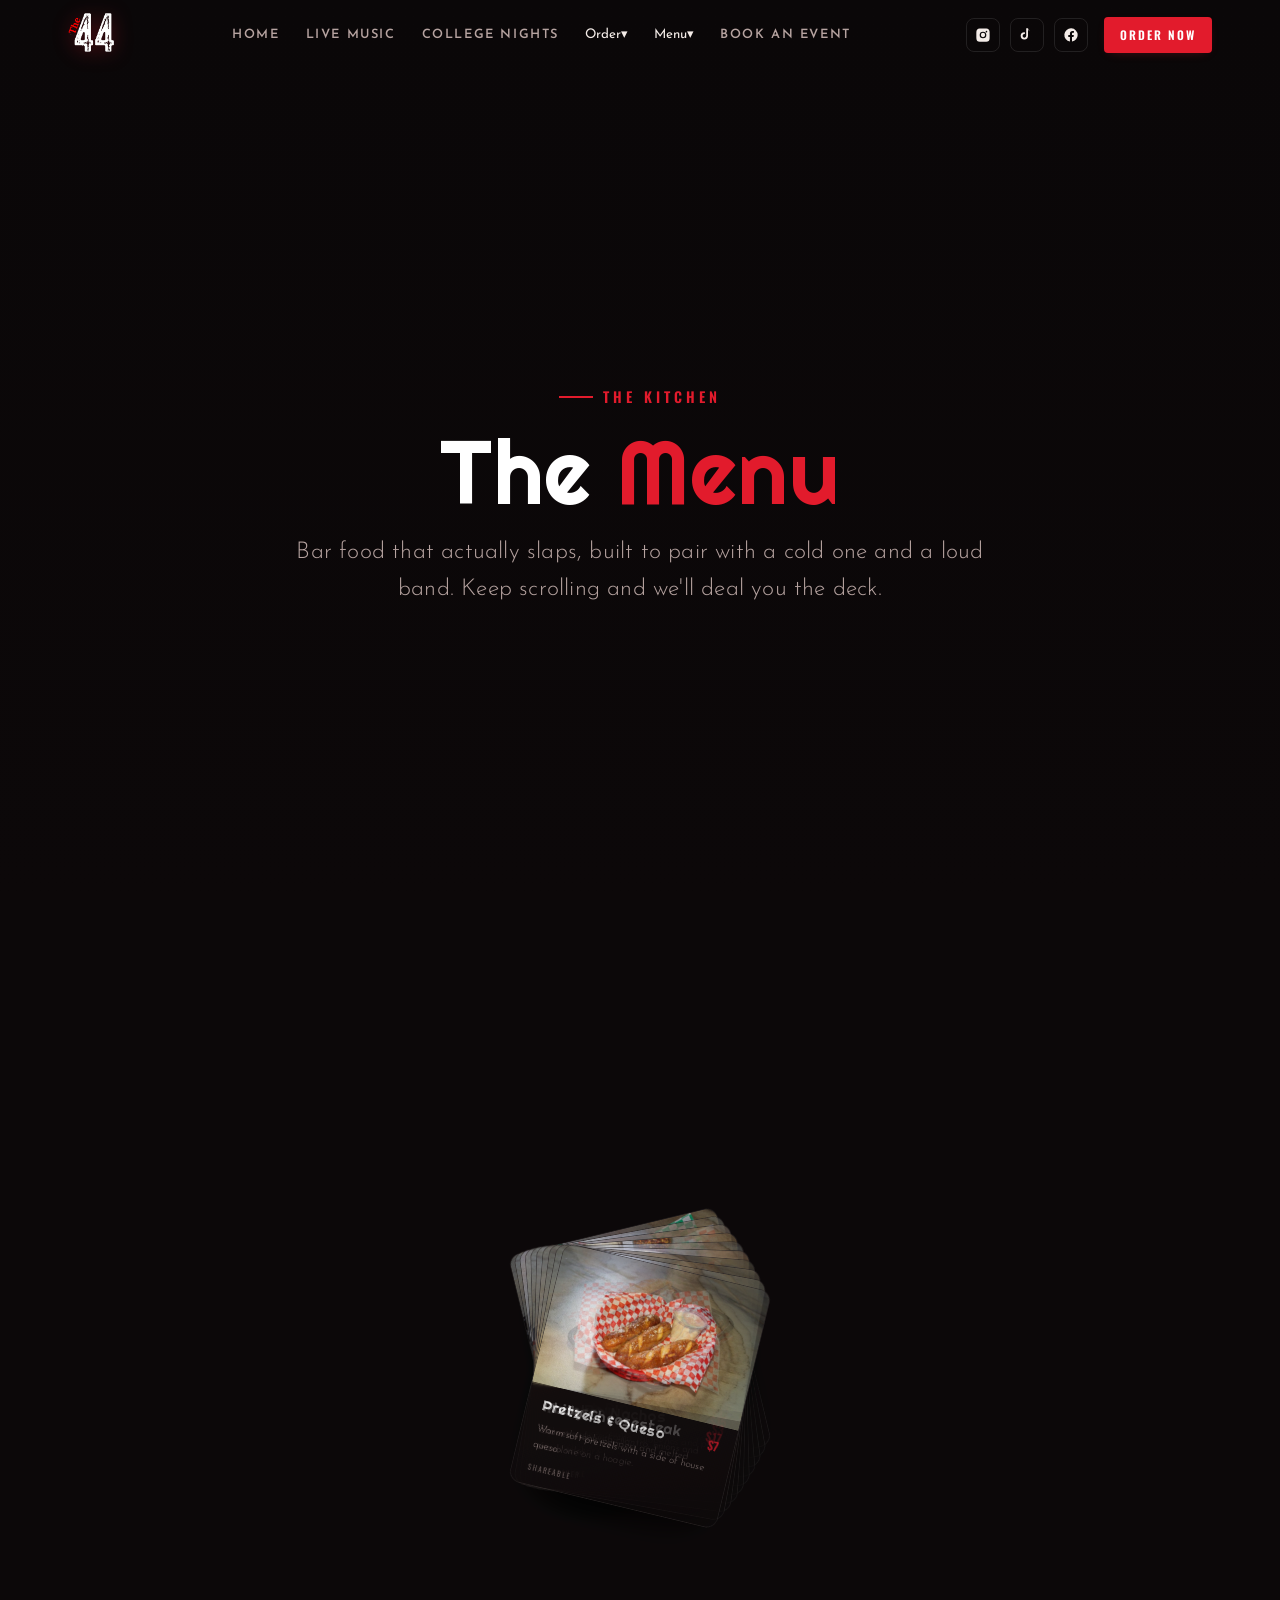
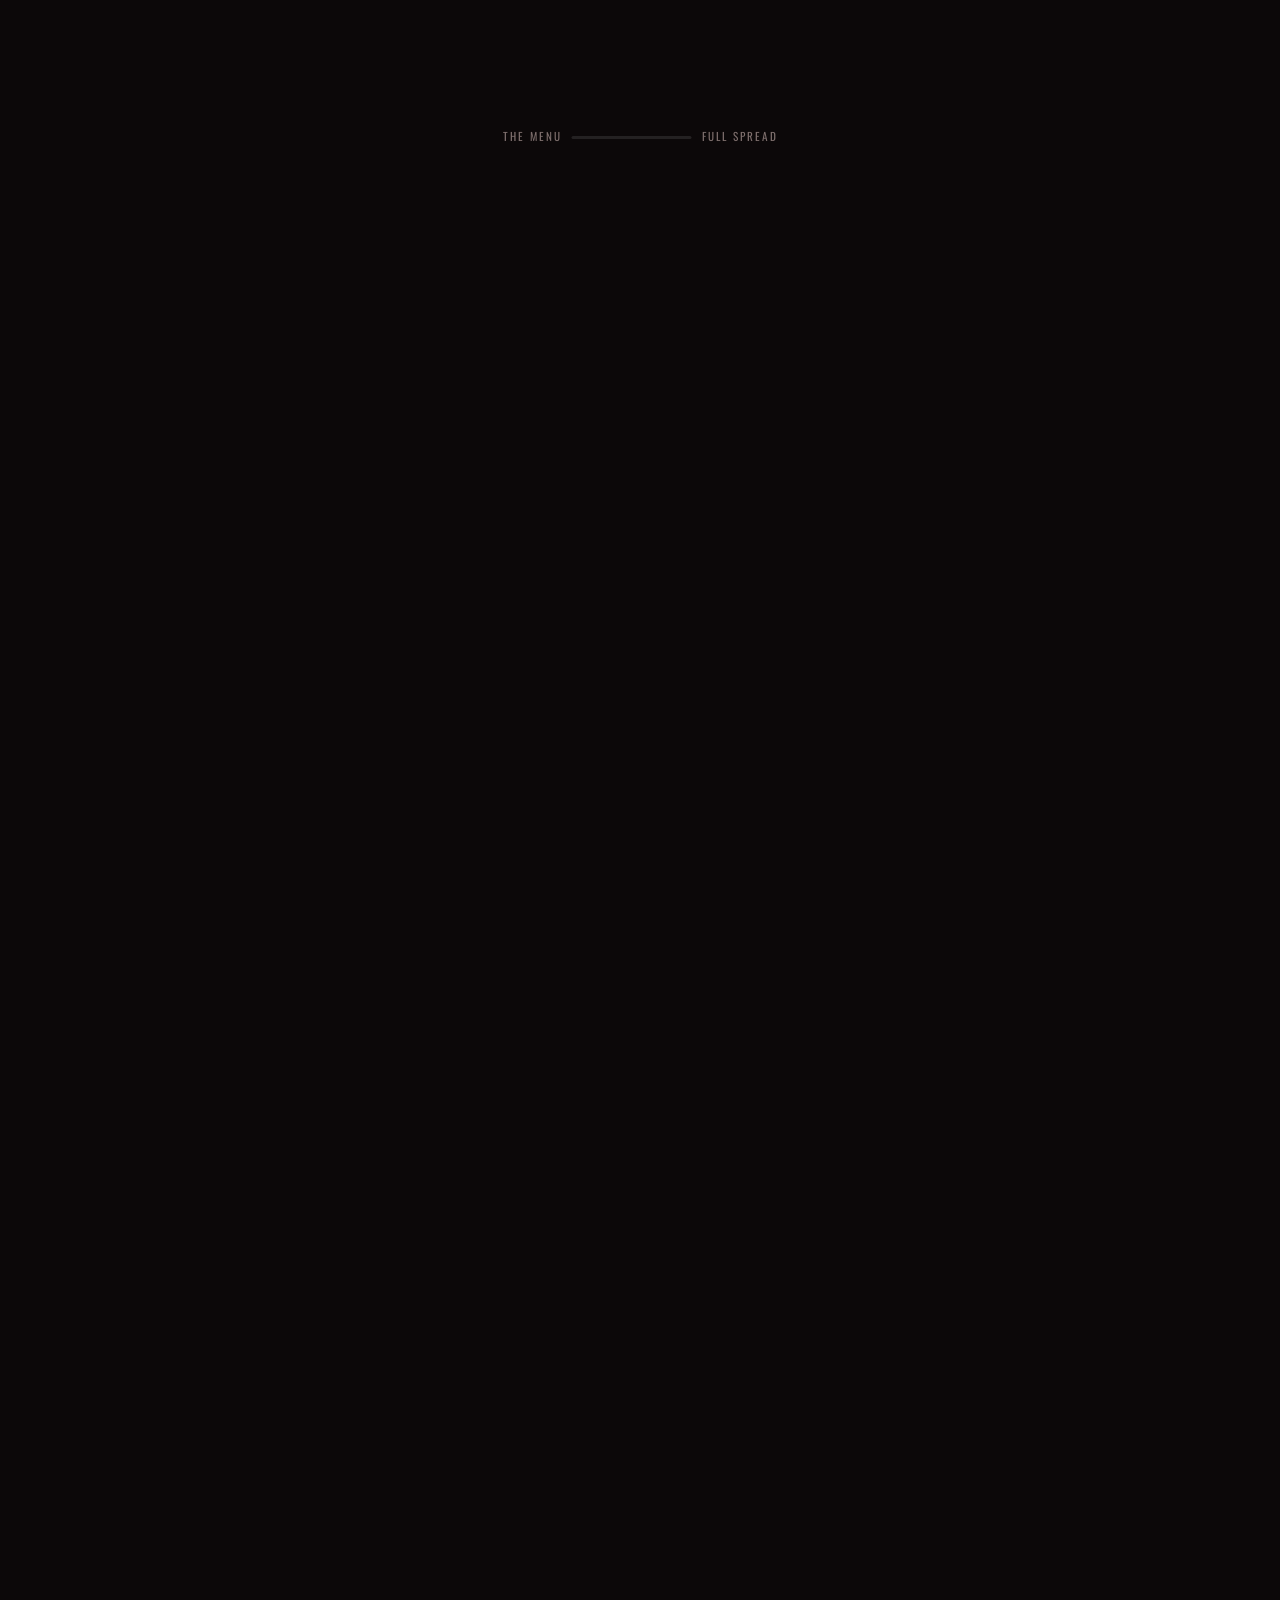
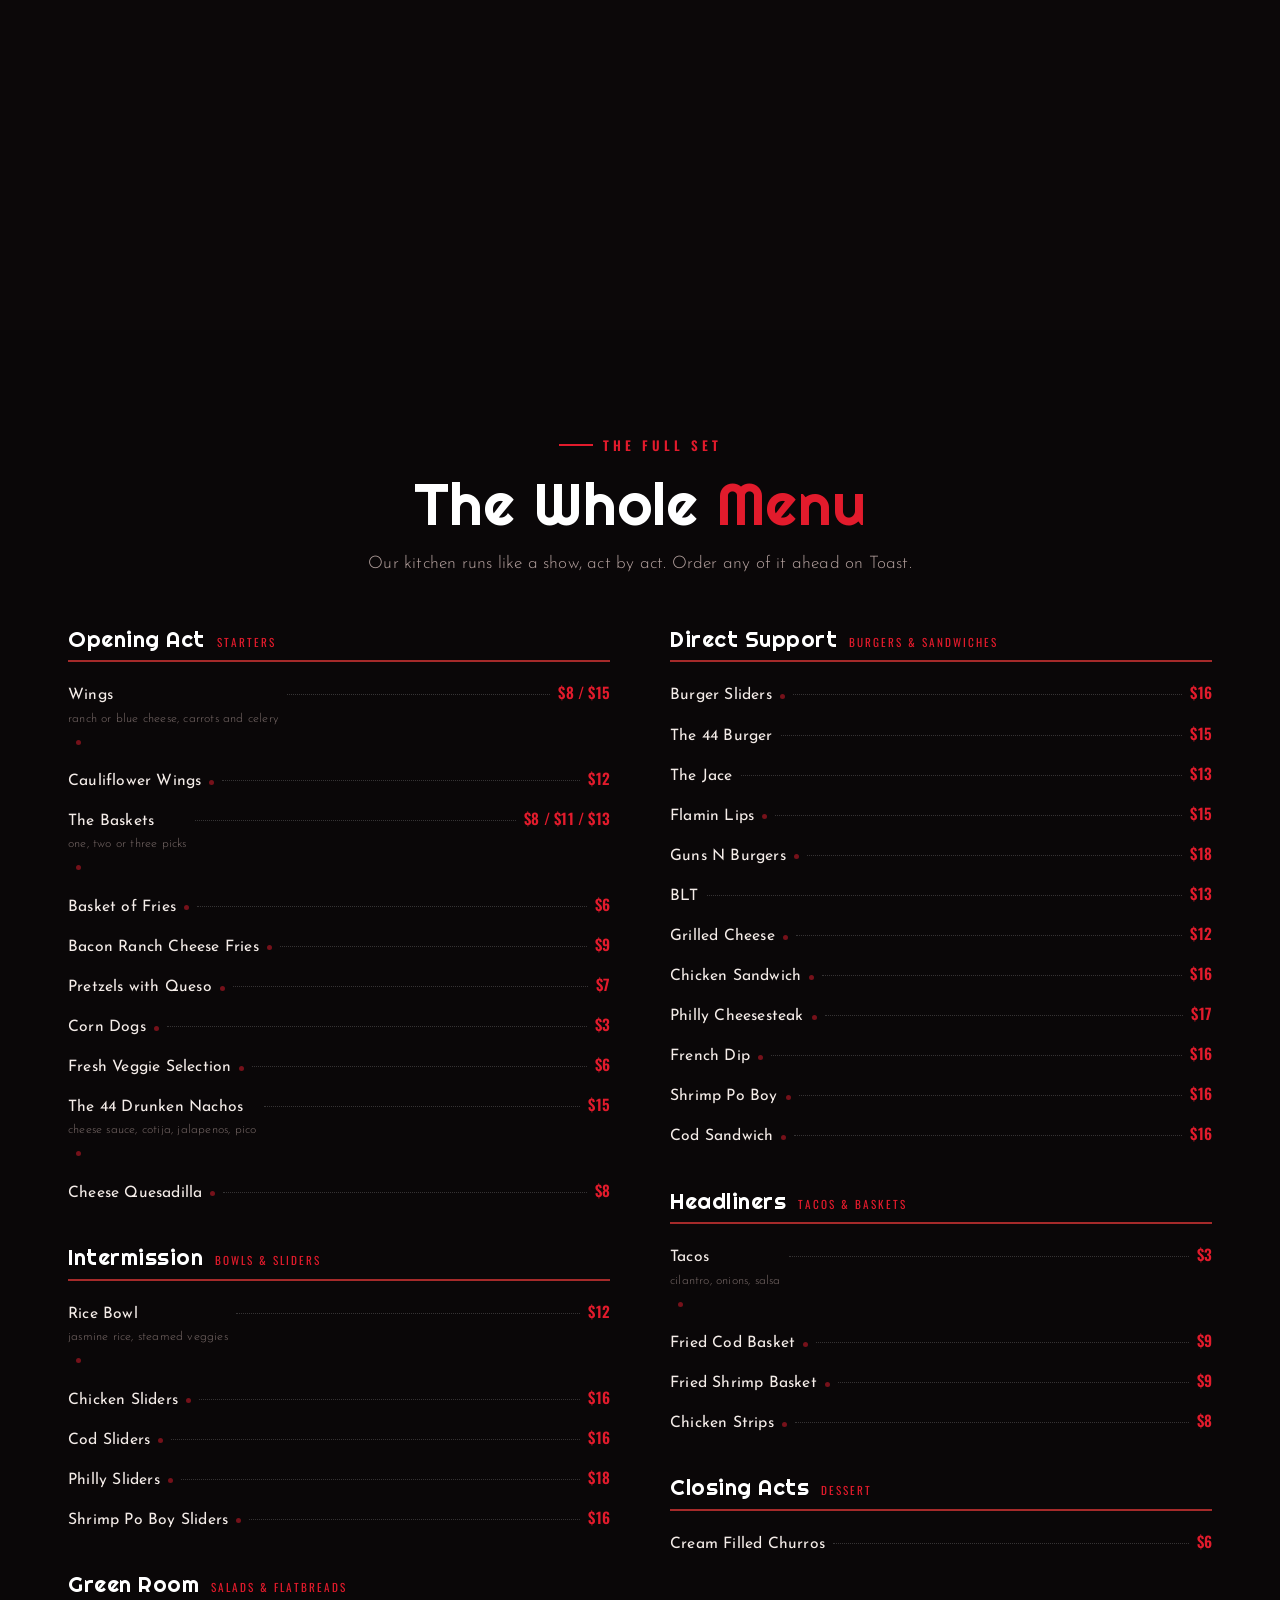
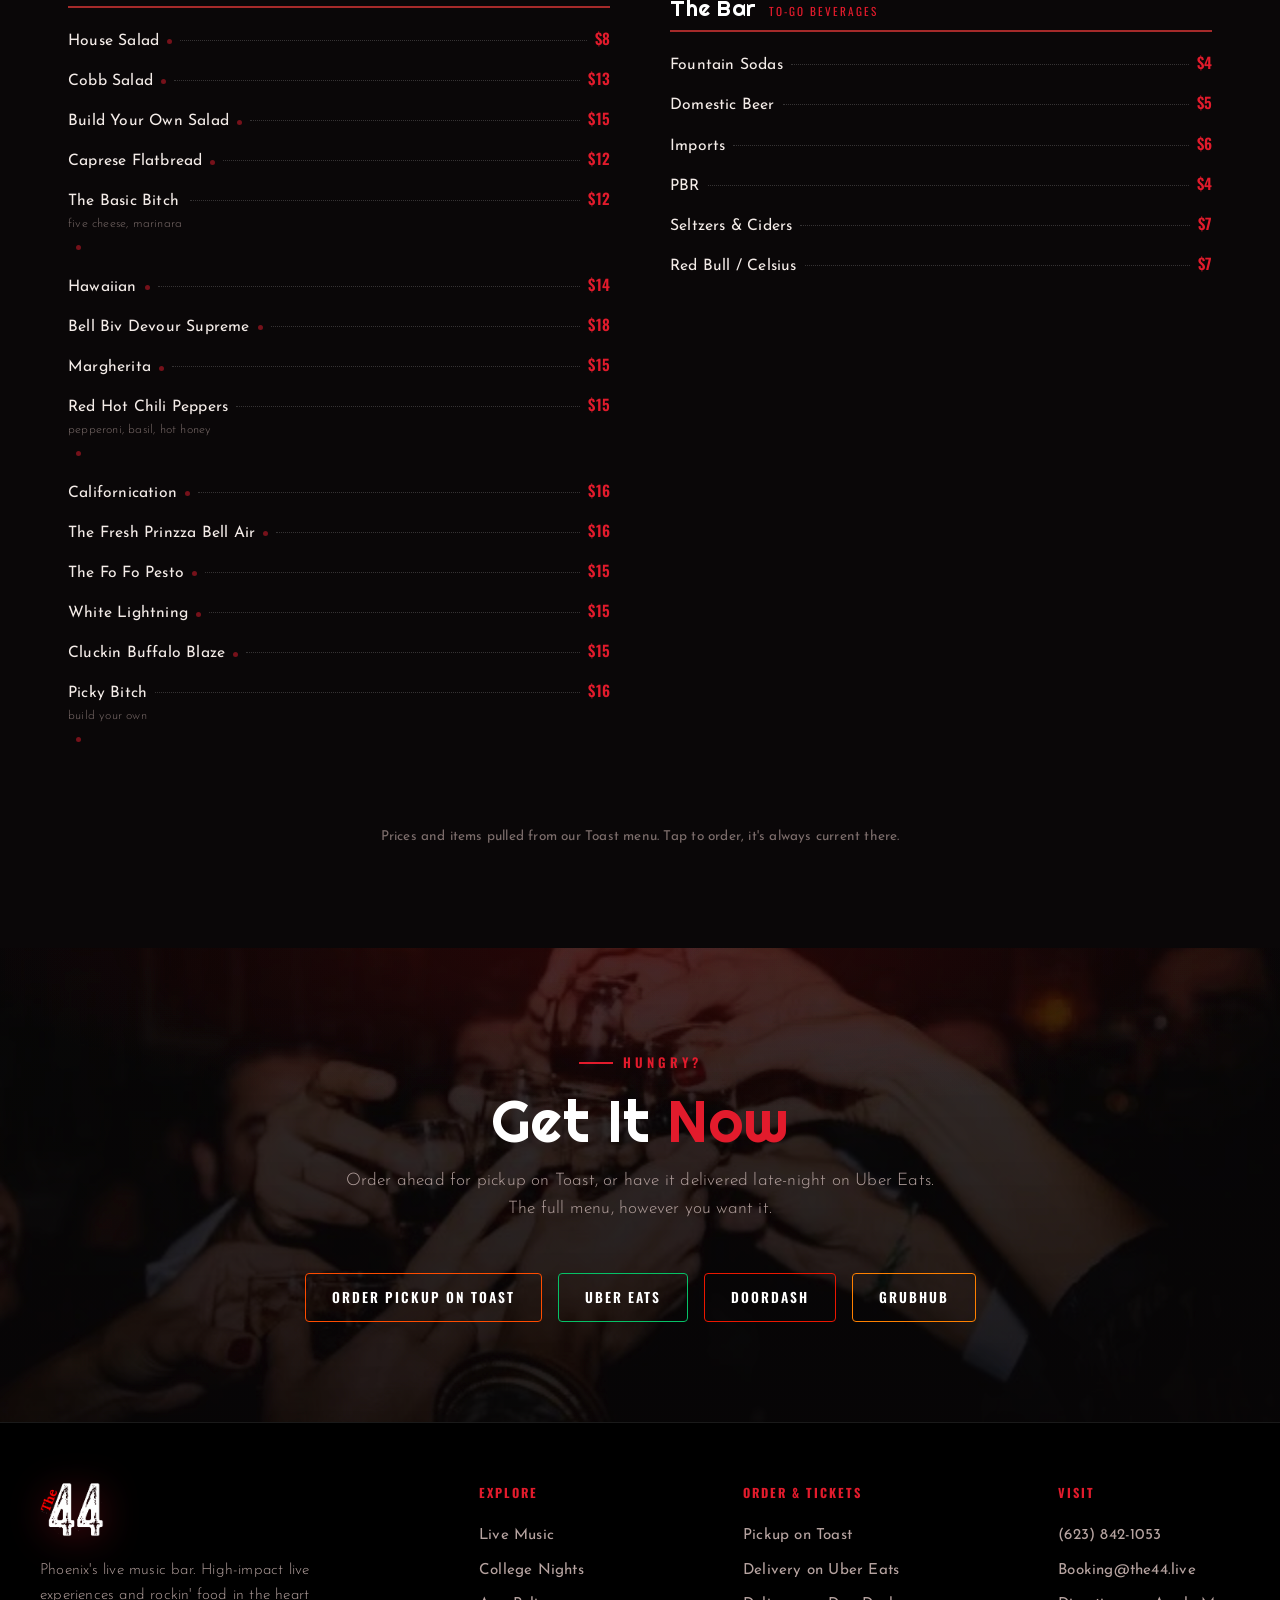
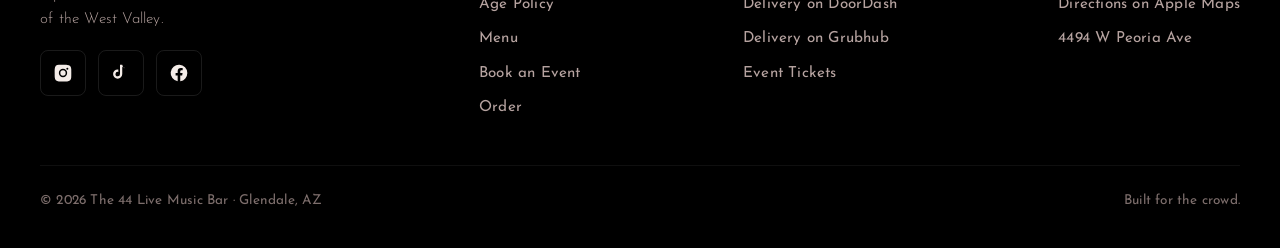
<file: menu.html>
<!DOCTYPE html>
<html lang="en">
<head>
<meta charset="UTF-8">
<meta name="viewport" content="width=device-width, initial-scale=1.0">
<title>Menu · Rockin' Food · The 44</title>
<meta name="description" content="The 44's rockin' food menu. Smoked wings, smashburgers, loaded nachos, cold drafts and signature cocktails. Order ahead on Toast or get it delivered on Uber Eats, DoorDash or Grubhub.">
<link rel="canonical" href="https://the44.live/menu.html">
<link rel="icon" href="assets/logo.png">
<link rel="preconnect" href="https://fonts.googleapis.com">
<link rel="preconnect" href="https://fonts.gstatic.com" crossorigin>
<link href="https://fonts.googleapis.com/css2?family=Righteous&family=Josefin+Sans:wght@300;400;500;600;700&family=Oswald:wght@500;600;700&display=swap" rel="stylesheet">
<link rel="stylesheet" href="styles.css?v=6">
  <script defer src="https://site-stats-dartyforlife.vercel.app/script.js" data-website-id="b3cb225d-4cf5-4c58-b432-d6f7f33ac965" data-domains="the44.live,www.the44.live"></script>
</head>
<body>
<div class="grain"></div>
<div class="spotlight"></div>
<div id="nav-mount" data-nosnippet></div>

<main>
<!-- intro -->
<section id="deck-intro" class="page-top">
  <div class="wrap center">
    <div class="sec-head center reveal">
      <span class="eyebrow">The Kitchen</span>
      <h2 class="sec-title">The <em>Menu</em></h2>
      <p class="sec-sub">Bar food that actually slaps, built to pair with a cold one and a loud band. Keep scrolling and we'll deal you the deck.</p>
    </div>
  </div>
</section>

<!-- the card deck (spreads as you scroll) -->
<section class="deck-stage" id="deck-stage">
  <div class="deck-pin" id="deck-pin">
    <!-- dish cards injected by app.js -->
    <div class="deck-progress"><span>The Menu</span><div class="bar"><i id="deckBar"></i></div><span>Full Spread</span></div>
  </div>
</section>

<!-- FULL MENU, by the act -->
<section id="fullmenu">
  <div class="wrap">
    <div class="sec-head center reveal">
      <span class="eyebrow">The Full Set</span>
      <h2 class="sec-title">The Whole <em>Menu</em></h2>
      <p class="sec-sub">Our kitchen runs like a show, act by act. Order any of it ahead on Toast.</p>
    </div>
    <div class="menu-acts">
      <div class="act reveal">
        <div class="act-head"><h3>Opening Act</h3><span class="act-sub">Starters</span></div>
        <ul class="menu-list">
          <li><span class="mi-name">Wings <small>ranch or blue cheese, carrots and celery</small></span><span class="mi-dots"></span><span class="mi-price">$8 / $15</span></li>
          <li><span class="mi-name">Cauliflower Wings</span><span class="mi-dots"></span><span class="mi-price">$12</span></li>
          <li><span class="mi-name">The Baskets <small>one, two or three picks</small></span><span class="mi-dots"></span><span class="mi-price">$8 / $11 / $13</span></li>
          <li><span class="mi-name">Basket of Fries</span><span class="mi-dots"></span><span class="mi-price">$6</span></li>
          <li><span class="mi-name">Bacon Ranch Cheese Fries</span><span class="mi-dots"></span><span class="mi-price">$9</span></li>
          <li><span class="mi-name">Pretzels with Queso</span><span class="mi-dots"></span><span class="mi-price">$7</span></li>
          <li><span class="mi-name">Corn Dogs</span><span class="mi-dots"></span><span class="mi-price">$3</span></li>
          <li><span class="mi-name">Fresh Veggie Selection</span><span class="mi-dots"></span><span class="mi-price">$6</span></li>
          <li><span class="mi-name">The 44 Drunken Nachos <small>cheese sauce, cotija, jalapenos, pico</small></span><span class="mi-dots"></span><span class="mi-price">$15</span></li>
          <li><span class="mi-name">Cheese Quesadilla</span><span class="mi-dots"></span><span class="mi-price">$8</span></li>
        </ul>
      </div>
      <div class="act reveal">
        <div class="act-head"><h3>Intermission</h3><span class="act-sub">Bowls &amp; Sliders</span></div>
        <ul class="menu-list">
          <li><span class="mi-name">Rice Bowl <small>jasmine rice, steamed veggies</small></span><span class="mi-dots"></span><span class="mi-price">$12</span></li>
          <li><span class="mi-name">Chicken Sliders</span><span class="mi-dots"></span><span class="mi-price">$16</span></li>
          <li><span class="mi-name">Cod Sliders</span><span class="mi-dots"></span><span class="mi-price">$16</span></li>
          <li><span class="mi-name">Philly Sliders</span><span class="mi-dots"></span><span class="mi-price">$18</span></li>
          <li><span class="mi-name">Shrimp Po Boy Sliders</span><span class="mi-dots"></span><span class="mi-price">$16</span></li>
        </ul>
      </div>
      <div class="act reveal">
        <div class="act-head"><h3>Green Room</h3><span class="act-sub">Salads &amp; Flatbreads</span></div>
        <ul class="menu-list">
          <li><span class="mi-name">House Salad</span><span class="mi-dots"></span><span class="mi-price">$8</span></li>
          <li><span class="mi-name">Cobb Salad</span><span class="mi-dots"></span><span class="mi-price">$13</span></li>
          <li><span class="mi-name">Build Your Own Salad</span><span class="mi-dots"></span><span class="mi-price">$15</span></li>
          <li><span class="mi-name">Caprese Flatbread</span><span class="mi-dots"></span><span class="mi-price">$12</span></li>
          <li><span class="mi-name">The Basic Bitch <small>five cheese, marinara</small></span><span class="mi-dots"></span><span class="mi-price">$12</span></li>
          <li><span class="mi-name">Hawaiian</span><span class="mi-dots"></span><span class="mi-price">$14</span></li>
          <li><span class="mi-name">Bell Biv Devour Supreme</span><span class="mi-dots"></span><span class="mi-price">$18</span></li>
          <li><span class="mi-name">Margherita</span><span class="mi-dots"></span><span class="mi-price">$15</span></li>
          <li><span class="mi-name">Red Hot Chili Peppers <small>pepperoni, basil, hot honey</small></span><span class="mi-dots"></span><span class="mi-price">$15</span></li>
          <li><span class="mi-name">Californication</span><span class="mi-dots"></span><span class="mi-price">$16</span></li>
          <li><span class="mi-name">The Fresh Prinzza Bell Air</span><span class="mi-dots"></span><span class="mi-price">$16</span></li>
          <li><span class="mi-name">The Fo Fo Pesto</span><span class="mi-dots"></span><span class="mi-price">$15</span></li>
          <li><span class="mi-name">White Lightning</span><span class="mi-dots"></span><span class="mi-price">$15</span></li>
          <li><span class="mi-name">Cluckin Buffalo Blaze</span><span class="mi-dots"></span><span class="mi-price">$15</span></li>
          <li><span class="mi-name">Picky Bitch <small>build your own</small></span><span class="mi-dots"></span><span class="mi-price">$16</span></li>
        </ul>
      </div>
      <div class="act reveal">
        <div class="act-head"><h3>Direct Support</h3><span class="act-sub">Burgers &amp; Sandwiches</span></div>
        <ul class="menu-list">
          <li><span class="mi-name">Burger Sliders</span><span class="mi-dots"></span><span class="mi-price">$16</span></li>
          <li><span class="mi-name">The 44 Burger</span><span class="mi-dots"></span><span class="mi-price">$15</span></li>
          <li><span class="mi-name">The Jace</span><span class="mi-dots"></span><span class="mi-price">$13</span></li>
          <li><span class="mi-name">Flamin Lips</span><span class="mi-dots"></span><span class="mi-price">$15</span></li>
          <li><span class="mi-name">Guns N Burgers</span><span class="mi-dots"></span><span class="mi-price">$18</span></li>
          <li><span class="mi-name">BLT</span><span class="mi-dots"></span><span class="mi-price">$13</span></li>
          <li><span class="mi-name">Grilled Cheese</span><span class="mi-dots"></span><span class="mi-price">$12</span></li>
          <li><span class="mi-name">Chicken Sandwich</span><span class="mi-dots"></span><span class="mi-price">$16</span></li>
          <li><span class="mi-name">Philly Cheesesteak</span><span class="mi-dots"></span><span class="mi-price">$17</span></li>
          <li><span class="mi-name">French Dip</span><span class="mi-dots"></span><span class="mi-price">$16</span></li>
          <li><span class="mi-name">Shrimp Po Boy</span><span class="mi-dots"></span><span class="mi-price">$16</span></li>
          <li><span class="mi-name">Cod Sandwich</span><span class="mi-dots"></span><span class="mi-price">$16</span></li>
        </ul>
      </div>
      <div class="act reveal">
        <div class="act-head"><h3>Headliners</h3><span class="act-sub">Tacos &amp; Baskets</span></div>
        <ul class="menu-list">
          <li><span class="mi-name">Tacos <small>cilantro, onions, salsa</small></span><span class="mi-dots"></span><span class="mi-price">$3</span></li>
          <li><span class="mi-name">Fried Cod Basket</span><span class="mi-dots"></span><span class="mi-price">$9</span></li>
          <li><span class="mi-name">Fried Shrimp Basket</span><span class="mi-dots"></span><span class="mi-price">$9</span></li>
          <li><span class="mi-name">Chicken Strips</span><span class="mi-dots"></span><span class="mi-price">$8</span></li>
        </ul>
      </div>
      <div class="act reveal">
        <div class="act-head"><h3>Closing Acts</h3><span class="act-sub">Dessert</span></div>
        <ul class="menu-list">
          <li><span class="mi-name">Cream Filled Churros</span><span class="mi-dots"></span><span class="mi-price">$6</span></li>
        </ul>
      </div>
      <div class="act reveal">
        <div class="act-head"><h3>The Bar</h3><span class="act-sub">To-Go Beverages</span></div>
        <ul class="menu-list">
          <li><span class="mi-name">Fountain Sodas</span><span class="mi-dots"></span><span class="mi-price">$4</span></li>
          <li><span class="mi-name">Domestic Beer</span><span class="mi-dots"></span><span class="mi-price">$5</span></li>
          <li><span class="mi-name">Imports</span><span class="mi-dots"></span><span class="mi-price">$6</span></li>
          <li><span class="mi-name">PBR</span><span class="mi-dots"></span><span class="mi-price">$4</span></li>
          <li><span class="mi-name">Seltzers &amp; Ciders</span><span class="mi-dots"></span><span class="mi-price">$7</span></li>
          <li><span class="mi-name">Red Bull / Celsius</span><span class="mi-dots"></span><span class="mi-price">$7</span></li>
        </ul>
      </div>
    </div>
    <p style="text-align:center;color:var(--muted-2);font-size:.85rem;margin-top:34px">Prices and items pulled from our Toast menu. Tap to order, it's always current there.</p>
  </div>
</section>

<!-- order CTA after the deck -->
<section id="order">
  <div class="wrap center">
    <div class="sec-head center reveal">
      <span class="eyebrow">Hungry?</span>
      <h2 class="sec-title">Get It <em>Now</em></h2>
      <p class="sec-sub">Order ahead for pickup on Toast, or have it delivered late-night on Uber Eats. The full menu, however you want it.</p>
    </div>
    <div style="display:flex;gap:16px;flex-wrap:wrap;justify-content:center">
      <a href="#" data-cfg="toast" target="_blank" rel="noopener" class="btn btn-toast">Order Pickup on Toast</a>
      <a href="#" data-cfg="uber" target="_blank" rel="noopener" class="btn btn-uber">Uber Eats</a>
      <a href="#" data-cfg="doordash" target="_blank" rel="noopener" class="btn btn-doordash">DoorDash</a>
      <a href="#" data-cfg="grubhub" target="_blank" rel="noopener" class="btn btn-grubhub">Grubhub</a>
    </div>
  </div>
</section>
</main>

<div id="footer-mount"></div>
<script src="menu-photos.js"></script>
<script src="app.js?v=6"></script>
</body>
</html>
</file>
<file: styles.css>
/* ============================================================
   THE 44 — LIVE MUSIC BAR  ·  shared styles
   Brand bible: crimson #A52A2A · jet black · white
   Display: Righteous · Body: Josefin Sans · Accent: Oswald
   ============================================================ */
:root{
  --black:#000;
  --ink:#0a0708;
  --ink-2:#141011;
  --ink-3:#1d1718;
  --crimson:#A52A2A;
  --crimson-bright:#E21B2C;
  --crimson-deep:#860F0F;
  --glow:#ff2536;
  --white:#fff;
  --bone:#f4ece8;
  --muted:#b6a3a0;
  --muted-2:#7d6e6c;
  --line:rgba(255,255,255,.10);
  --line-2:rgba(255,255,255,.06);
  --maxw:1200px;
  --ease:cubic-bezier(.16,1,.3,1);
  /* tempo (house clock: a record under stage lights) */
  --bpm:100;
  --beat:calc(60s / var(--bpm));
  /* LED / marquee */
  --led-on:#E21B2C;
  --led-dim:#5c0a10;
  --led-glass:rgba(18,8,9,.55);
  --led-grid:7px;
  --glass-stroke:rgba(255,255,255,.22);
  /* order platforms (accent only) */
  --toast:#ff4c00;
  --toast-deep:#c93c00;
  --toast-glow:rgba(255,76,0,.45);
  --uber:#06c167;
  --doordash:#eb1700;
  --doordash-glow:rgba(235,23,0,.45);
  --grubhub:#ff8000;
  --grubhub-glow:rgba(255,128,0,.45);
  --uber-deep:#04241a;
  --uber-ink:#04241a;
  --uber-glow:rgba(6,193,103,.45);
  /* official button radius */
  --btn-r:4px;
}
*{margin:0;padding:0;box-sizing:border-box}
html{scroll-behavior:smooth;-webkit-text-size-adjust:100%}
body{background:var(--ink);color:var(--bone);font-family:'Josefin Sans',sans-serif;line-height:1.6;overflow-x:hidden;letter-spacing:.2px}
::selection{background:var(--crimson-bright);color:#fff}
a{color:inherit;text-decoration:none}
img{display:block;max-width:100%}
button{font-family:inherit;cursor:pointer;border:none;background:none;color:inherit}
h1,h2,h3,.display{font-family:'Righteous',cursive;font-weight:400;letter-spacing:.5px;line-height:1.02}

/* film-grain overlay removed (went pixelated/boxy over the bright neon) */
.grain{display:none}
.spotlight{position:fixed;width:640px;height:640px;left:0;top:0;border-radius:50%;pointer-events:none;z-index:1;
  background:radial-gradient(circle,rgba(226,27,44,.16),transparent 60%);transform:translate(-50%,-50%);
  transition:opacity .5s;opacity:0;will-change:transform;mix-blend-mode:screen}
@media(pointer:fine){.spotlight.on{opacity:1}}

/* ---------- nav (injected by app.js) ---------- */
header.site{position:fixed;top:0;left:0;right:0;z-index:1000;transition:.4s var(--ease);border-bottom:1px solid transparent}
header.site.scrolled{background:rgba(8,5,6,.85);backdrop-filter:blur(14px);border-bottom-color:var(--line)}
.nav{max-width:var(--maxw);margin:0 auto;display:flex;align-items:center;justify-content:space-between;padding:13px 28px;gap:18px}
.brand{display:flex;align-items:center;gap:12px;flex-shrink:0}
.brand img{height:44px;width:auto;filter:drop-shadow(0 2px 10px rgba(226,27,44,.35))}
.nav-links{display:flex;gap:26px;align-items:center}
.nav-links a{font-size:.8rem;letter-spacing:1.6px;text-transform:uppercase;font-weight:600;color:var(--muted);position:relative;padding:6px 0;transition:.25s}
.nav-links a::after{content:"";position:absolute;left:0;bottom:0;height:2px;width:0;background:var(--crimson-bright);transition:.3s var(--ease)}
.nav-links a:hover,.nav-links a.active{color:#fff}
.nav-links a:hover::after,.nav-links a.active::after{width:100%}
.nav-right{display:flex;align-items:center;gap:16px}
.nav-social{display:flex;gap:10px}
.nav-social a{width:34px;height:34px;border-radius:8px;border:1px solid var(--line);display:flex;align-items:center;justify-content:center;transition:.3s}
.nav-social a:hover{background:var(--crimson-bright);border-color:var(--crimson-bright);transform:translateY(-2px)}
.nav-social a svg{width:16px;height:16px;fill:var(--bone);transition:.3s}
.nav-social a:hover svg{fill:#fff}

.btn{display:inline-flex;align-items:center;justify-content:center;gap:10px;font-family:'Oswald',sans-serif;font-weight:600;
  letter-spacing:2px;text-transform:uppercase;font-size:.85rem;padding:13px 26px;border-radius:var(--btn-r);transition:.3s var(--ease);
  position:relative;overflow:hidden;white-space:nowrap;cursor:pointer}
/* shared diagonal sheen sweep on hover (GPU transform) */
.btn::after{content:"";position:absolute;top:0;left:-120%;width:60%;height:100%;pointer-events:none;
  background:linear-gradient(105deg,transparent,rgba(255,255,255,.35),transparent);transform:skewX(-18deg);transition:left .6s var(--ease)}
.btn:hover::after{left:140%}
/* keyboard focus ring (a11y) */
.btn:focus-visible{outline:none;box-shadow:0 0 0 3px rgba(226,27,44,.45)}
/* press */
.btn:active{transform:translateY(0) scale(.98)}
.btn-icon svg{width:18px;height:18px}
.btn-primary{background:var(--crimson-bright);color:#fff;box-shadow:0 3px 12px -6px rgba(226,27,44,.45)}
.btn-primary:hover{background:#fff;color:#000;transform:translateY(-2px);box-shadow:0 6px 18px -10px rgba(226,27,44,.4)}
.btn-ghost{background:transparent;color:#fff;border:1.5px solid rgba(255,255,255,.24)}
.btn-ghost:hover{border-color:#fff;background:#fff;color:#000;transform:translateY(-2px)}
.btn-block{width:100%}
.btn.is-disabled,a.is-disabled{opacity:.55;cursor:not-allowed;pointer-events:none}
.evt:focus-visible{outline:2px solid var(--crimson-bright);outline-offset:3px}
.success-fallback{margin-top:10px;font-size:.85rem;color:var(--muted-2)}
.success-fallback a{color:var(--crimson-bright);font-weight:600}
.btn-sm{padding:9px 16px;font-size:.74rem}

.hamburger{display:none;flex-direction:column;gap:5px;padding:8px;z-index:1100}
.hamburger span{width:26px;height:2px;background:#fff;transition:.3s}
.mobile-menu{position:fixed;inset:0;background:rgba(6,4,5,.98);backdrop-filter:blur(8px);z-index:1050;display:flex;flex-direction:column;
  align-items:center;justify-content:flex-start;gap:18px;padding:96px 24px 48px;overflow-y:auto;-webkit-overflow-scrolling:touch;opacity:0;pointer-events:none;transition:opacity .4s}
.mobile-menu.open{opacity:1;pointer-events:auto}
.mobile-menu a{font-family:'Righteous';font-size:1.45rem;color:#fff;letter-spacing:1px;text-align:center}
.mobile-menu a.is-disabled{opacity:.5;cursor:not-allowed}
.mobile-menu .mm-social{display:flex;gap:18px;margin-top:6px}
.mobile-menu .mm-social a svg{width:26px;height:26px;fill:var(--crimson-bright)}

/* ---------- layout ---------- */
section{position:relative}
.wrap{max-width:var(--maxw);margin:0 auto;padding:100px 28px}
.page-top{padding-top:150px}
.eyebrow{display:inline-flex;align-items:center;gap:10px;font-family:'Oswald';font-weight:600;font-size:.82rem;letter-spacing:4px;
  text-transform:uppercase;color:var(--crimson-bright);margin-bottom:18px}
.eyebrow::before{content:"";width:34px;height:2px;background:var(--crimson-bright)}
.sec-title{font-size:clamp(2.1rem,5.5vw,3.7rem);color:#fff;margin-bottom:16px}
.sec-title em{font-style:normal;color:var(--crimson-bright)}
.sec-sub{color:var(--muted);font-size:1.08rem;max-width:600px;font-weight:300}
.sec-head{margin-bottom:50px}
.center{text-align:center}
.center .sec-sub{margin-inline:auto}

.reveal{opacity:0;transform:translateY(34px);transition:.9s var(--ease)}
.reveal.in{opacity:1;transform:none}
.reveal.d1{transition-delay:.08s}.reveal.d2{transition-delay:.16s}.reveal.d3{transition-delay:.24s}.reveal.d4{transition-delay:.32s}

/* ---------- hero ---------- */
.hero{position:relative;min-height:100svh;display:flex;flex-direction:column;align-items:center;justify-content:center;text-align:center;padding:120px 22px 60px;overflow:hidden}
.hero-bg{position:absolute;inset:0;z-index:0;background:
  radial-gradient(120% 80% at 50% 0%,rgba(134,15,15,.35),transparent 55%),
  radial-gradient(100% 60% at 50% 110%,rgba(226,27,44,.18),transparent 60%),var(--black)}
.hero-video{position:absolute;top:0;left:0;right:0;bottom:0;width:100%;height:100%;min-width:100%;min-height:100%;object-fit:cover;opacity:.5;filter:saturate(.85) contrast(1.05)}
.beam{position:absolute;top:-30%;left:50%;width:140px;height:160%;
  background:linear-gradient(to bottom,rgba(226,27,44,.55),rgba(226,27,44,0) 70%);filter:blur(36px);
  transform-origin:top center;mix-blend-mode:screen;opacity:.7}
.beam.b1{transform:translateX(-50%) rotate(-22deg);animation:sway1 7s ease-in-out infinite}
.beam.b2{transform:translateX(-50%);width:200px;animation:sway2 9s ease-in-out infinite;opacity:.5}
.beam.b3{transform:translateX(-50%) rotate(22deg);animation:sway3 8s ease-in-out infinite}
@keyframes sway1{0%,100%{transform:translateX(-50%) rotate(-26deg)}50%{transform:translateX(-50%) rotate(-14deg)}}
@keyframes sway2{0%,100%{transform:translateX(-50%) rotate(-6deg)}50%{transform:translateX(-50%) rotate(6deg)}}
@keyframes sway3{0%,100%{transform:translateX(-50%) rotate(14deg)}50%{transform:translateX(-50%) rotate(26deg)}}
.hero-vignette{position:absolute;inset:0;z-index:1;pointer-events:none;background:radial-gradient(120% 90% at 50% 35%,transparent 40%,rgba(0,0,0,.7) 100%)}
.hero-inner{position:relative;z-index:3;max-width:920px;display:flex;flex-direction:column;align-items:center}

/* the clickable logo (hero motion now lives in the particle canvas) */
.hero-logo-wrap{position:relative;margin-bottom:8px}
#heroLogoWrap.has-canvas .hero-logo{position:absolute;inset:0;width:100%;height:100%;opacity:0}
.hero-logo{width:min(440px,78vw);filter:drop-shadow(0 8px 30px rgba(226,27,44,.4));
  transform-origin:center bottom;will-change:transform,filter}
.hero-logo-wrap.struck .hero-logo{animation:strum .5s var(--ease)}
@keyframes strum{0%{transform:scale(1)}30%{transform:scale(1.16) rotate(-1.5deg)}60%{transform:scale(.97) rotate(1deg)}100%{transform:scale(1)}}
.logo-hint{position:absolute;left:50%;bottom:-26px;transform:translateX(-50%);font-family:'Oswald';font-size:.64rem;letter-spacing:2px;
  text-transform:uppercase;color:var(--muted-2);white-space:nowrap;opacity:.8;pointer-events:none}
.ripple{position:absolute;left:50%;top:50%;width:40px;height:40px;border-radius:50%;border:2px solid var(--crimson-bright);
  transform:translate(-50%,-50%);pointer-events:none;z-index:2;animation:ripple .9s var(--ease) forwards}
@keyframes ripple{0%{width:40px;height:40px;opacity:.8}100%{width:680px;height:680px;opacity:0}}
/* falling logo echoes spawned on click */
.echo{position:fixed;z-index:1200;pointer-events:none;width:120px;opacity:.9;filter:drop-shadow(0 6px 20px rgba(226,27,44,.6));
  animation:fall 1.5s cubic-bezier(.4,0,.5,1) forwards}
@keyframes fall{0%{opacity:.85;transform:translateY(0) scale(1) rotate(0)}100%{opacity:0;transform:translateY(95vh) scale(.4) rotate(12deg)}}

.hero-kicker{font-family:'Righteous';font-size:clamp(1.4rem,4.5vw,2.6rem);letter-spacing:.32em;text-transform:uppercase;color:#fff;text-indent:.32em;margin-top:14px;
  text-shadow:0 0 6px rgba(255,255,255,.22),0 0 18px rgba(255,255,255,.10)}
/* MUSIC = glowing red neon bar sign (real neon tube look) */
.hero-kicker b{position:relative;color:#ff2630;
  text-shadow:0 0 1px #ffdadd,0 0 4px #ff2a38,0 0 9px #ff1020,0 0 16px #e00d1a,0 0 27px #a30010}
/* soft blurred glow that bleeds deep red onto the background smoothly (no banding) */
.hero-kicker b::before{content:"";position:absolute;left:50%;top:50%;width:320%;height:400%;transform:translate(-50%,-50%);
  background:radial-gradient(60% 55% at 50% 50%,rgba(255,16,32,.55),rgba(190,12,22,.26) 42%,transparent 72%);
  filter:blur(30px);z-index:-1;pointer-events:none}
.flicker{animation:neonBuzz 5.5s infinite}
@keyframes neonBuzz{0%,28%,30%,61%,63%,90%,100%{opacity:1}29%{opacity:.5}62%{opacity:.4}91%,93%{opacity:.72}}
.hero-tag{font-size:clamp(1rem,2.2vw,1.32rem);color:var(--muted);max-width:620px;margin:22px auto 6px;font-weight:300}
.hero-chips{display:flex;flex-wrap:wrap;gap:10px;justify-content:center;margin:22px 0 30px}
.chip{display:inline-flex;align-items:center;gap:8px;font-size:.78rem;letter-spacing:1.5px;text-transform:uppercase;font-weight:600;
  padding:9px 16px;border:1px solid var(--line);border-radius:100px;color:var(--bone);background:rgba(255,255,255,.03)}
.chip svg{width:14px;height:14px;fill:var(--crimson-bright)}
.live-pill{display:inline-flex;align-items:center;gap:8px;font-size:.78rem;letter-spacing:1.5px;text-transform:uppercase;font-weight:700;
  padding:9px 16px;border:1px solid rgba(61,220,109,.35);border-radius:100px;color:var(--bone);background:rgba(61,220,109,.06)}
.live-pill .dot{width:9px;height:9px;border-radius:50%;background:#3ddc6d;box-shadow:0 0 0 0 rgba(61,220,109,.6);animation:pulse 2s infinite}
.live-pill.closed{border-color:var(--line);background:rgba(255,255,255,.03)}
.live-pill.closed .dot{background:var(--muted-2);animation:none;box-shadow:none}
@keyframes pulse{0%{box-shadow:0 0 0 0 rgba(61,220,109,.6)}70%{box-shadow:0 0 0 10px rgba(61,220,109,0)}100%{box-shadow:0 0 0 0 rgba(61,220,109,0)}}
.hero-actions{display:flex;gap:16px;flex-wrap:wrap;justify-content:center}
.scroll-cue{position:relative;margin-top:42px;z-index:3;display:flex;flex-direction:column;align-items:center;gap:8px;
  font-size:.66rem;letter-spacing:2px;text-transform:uppercase;color:var(--muted-2)}
.eq{display:flex;align-items:flex-end;gap:3px;height:46px}
.eq span{width:4px;border-radius:2px;background:linear-gradient(to top,#4a0808 0%,#860F0F 24%,#E21B2C 64%,#ff3b45 100%);animation:eq .9s ease-in-out infinite}
@keyframes eq{0%,100%{height:10%}50%{height:100%}}

/* ---------- marquee ---------- */
.marquee{background:var(--crimson-bright);color:#fff;padding:13px 0;overflow:hidden;white-space:nowrap;border-top:2px solid #000;border-bottom:2px solid #000;position:relative;z-index:4}
.marquee.alt{background:#000;color:#fff;border-top:1px solid var(--line);border-bottom:1px solid var(--line)}
.marquee-track{display:inline-flex;animation:scrollx 30s linear infinite;will-change:transform}
.marquee.alt .marquee-track{animation-duration:38s;animation-direction:reverse}
.marquee:hover .marquee-track{animation-play-state:paused}
.marquee-track span{font-family:'Righteous';font-size:1.05rem;letter-spacing:2px;text-transform:uppercase;padding:0 26px;display:inline-flex;align-items:center;gap:26px}
.marquee-track span::after{content:"\2736";color:rgba(255,255,255,.55);font-size:.8rem}
.marquee.alt .marquee-track span::after{color:var(--crimson-bright)}
@keyframes scrollx{from{transform:translateX(0)}to{transform:translateX(-50%)}}

/* ---------- events / calendar ---------- */
.events-list{display:flex;flex-direction:column;gap:0;position:relative}
.events-list::before{content:"";position:absolute;top:0;left:50%;transform:translateX(-50%);width:100vw;height:1px;background:var(--line);pointer-events:none}
.month-label{font-family:'Righteous';font-size:1.5rem;color:#fff;margin:38px 0 14px;display:flex;align-items:center;gap:14px}
.month-label::after{content:"";flex:1;height:1px;background:var(--line)}
.erow{display:grid;grid-template-columns:96px 1fr auto;gap:22px;align-items:center;padding:20px 12px;
  transition:.3s var(--ease);position:relative}
.erow::after{content:"";position:absolute;left:50%;bottom:0;transform:translateX(-50%);width:100vw;height:1px;background:var(--line-2);pointer-events:none}
.erow::before{content:"";position:absolute;left:0;top:0;bottom:0;width:3px;background:var(--crimson-bright);transform:scaleY(0);transform-origin:center;transition:.3s}
.erow:hover{background:rgba(226,27,44,.06);padding-left:20px}
.erow:hover::before{transform:scaleY(1)}
.edate{text-align:center;border-right:1px solid var(--line);padding-right:16px}
.edate .dow{font-family:'Oswald';font-size:.72rem;letter-spacing:2px;text-transform:uppercase;color:var(--crimson-bright)}
.edate .dnum{font-family:'Righteous';font-size:2rem;color:#fff;line-height:1}
.edate .mon{font-family:'Oswald';font-size:.7rem;letter-spacing:2px;text-transform:uppercase;color:var(--muted)}
.einfo .ehead{font-family:'Righteous';font-size:1.18rem;color:#fff;margin-bottom:3px;line-height:1.15}
.einfo .esupport{color:var(--muted);font-size:.92rem;font-weight:300}
.einfo .etime{display:inline-flex;align-items:center;gap:7px;margin-top:8px;font-family:'Oswald';font-size:.76rem;letter-spacing:1px;color:var(--bone)}
.einfo .etime svg{width:13px;height:13px;fill:var(--crimson-bright)}
.etag{display:inline-block;margin-left:10px;font-family:'Oswald';font-size:.6rem;letter-spacing:1.5px;text-transform:uppercase;
  color:var(--crimson-bright);border:1px solid rgba(226,27,44,.4);border-radius:100px;padding:2px 9px;vertical-align:middle}
.eticket{flex-shrink:0}
@media(max-width:680px){
  .erow{grid-template-columns:70px 1fr;gap:14px}
  .eticket{grid-column:1/-1;justify-self:start;margin-top:4px}
  .edate .dnum{font-size:1.6rem}
}

/* ---------- order ---------- */
#order{background:radial-gradient(90% 60% at 50% 0%,rgba(134,15,15,.22),transparent 60%),#0c0809}
.order-toggle{display:inline-flex;background:var(--ink-2);border:1px solid var(--line);border-radius:100px;padding:5px;margin:0 auto 38px;position:relative}
.order-toggle button{font-family:'Oswald';font-weight:600;letter-spacing:1.5px;text-transform:uppercase;font-size:.82rem;padding:12px 26px;border-radius:100px;color:var(--muted);transition:.3s;z-index:1;display:flex;align-items:center;gap:9px}
.order-toggle button svg{width:16px;height:16px}
.order-toggle button.active{color:#fff}
.toggle-pill{position:absolute;top:5px;bottom:5px;left:5px;width:calc(50% - 5px);background:var(--crimson-bright);border-radius:100px;transition:.4s var(--ease);z-index:0;box-shadow:0 6px 20px -6px rgba(226,27,44,.7)}
.toggle-pill.right{transform:translateX(100%)}
.order-panels{position:relative;max-width:920px;margin:0 auto}
.order-panel{display:none;animation:fade .5s var(--ease)}
.order-panel.active{display:block}
@keyframes fade{from{opacity:0;transform:translateY(14px)}to{opacity:1;transform:none}}
.order-card{background:linear-gradient(150deg,var(--ink-3),var(--ink-2));border:1px solid var(--line);border-radius:10px;padding:44px;display:grid;grid-template-columns:1.2fr 1fr;gap:40px;align-items:center;overflow:hidden;position:relative}
.order-card::after{content:"";position:absolute;right:-80px;top:-80px;width:280px;height:280px;border-radius:50%;background:radial-gradient(circle,rgba(226,27,44,.22),transparent 70%)}
.brandtag{display:inline-flex;align-items:center;gap:10px;font-family:'Oswald';font-weight:700;letter-spacing:1px;font-size:.8rem;text-transform:uppercase;padding:7px 14px;border-radius:100px;margin-bottom:18px}
.brandtag.toast{background:#ff4c00;color:#fff}
.brandtag.uber{background:#06c167;color:#04241a}
.order-card h3{font-size:2rem;color:#fff;margin-bottom:14px;position:relative;z-index:1}
.order-card p{color:var(--muted);margin-bottom:24px;font-weight:300;position:relative;z-index:1}
.order-feats{list-style:none;margin-bottom:28px;position:relative;z-index:1}
.order-feats li{display:flex;align-items:center;gap:12px;padding:7px 0;color:var(--bone);font-size:.98rem}
.order-feats li svg{width:18px;height:18px;fill:var(--crimson-bright);flex-shrink:0}
.order-visual{position:relative;z-index:1;text-align:center}
.order-visual .big{font-family:'Righteous';font-size:clamp(3rem,8vw,5rem);color:#fff;line-height:.9}
.order-visual .small{font-family:'Oswald';letter-spacing:3px;text-transform:uppercase;color:var(--crimson-bright);font-size:.9rem;margin-top:8px}
.order-visual .sub{color:var(--muted);font-size:.85rem;margin-top:14px}

/* ---------- FOOD card-deck portal ---------- */
#deck-intro{background:linear-gradient(180deg,var(--ink),#0c0809);min-height:100svh;display:flex;align-items:center;justify-content:center;padding-top:90px}
#deck-intro .sec-head{margin-bottom:0}
#deck-intro .sec-title{font-size:clamp(2.8rem,8vw,5.6rem)}
#deck-intro .sec-sub{font-size:clamp(1.1rem,2.1vw,1.45rem);max-width:720px}
#deck-intro .eyebrow{font-size:.9rem;letter-spacing:4px}
.deck-stage{position:relative;height:520vh;background:#0c0809}
.deck-pin{position:sticky;top:0;height:100svh;overflow:hidden;display:flex;align-items:center;justify-content:center}
.deck-head{position:absolute;top:2.5vh;left:50%;transform:translateX(-50%);text-align:center;z-index:600;width:90%;pointer-events:none}
.deck-head .eyebrow{justify-content:center;margin-bottom:6px}
.deck-head h2{font-size:clamp(1.5rem,4vw,2.3rem);color:#fff;margin:0}
.deck-head h2 em{font-style:normal;color:var(--crimson-bright)}
.deck-head p{color:var(--muted);font-weight:300;margin-top:4px;font-size:.9rem}
.deck-progress{position:absolute;bottom:6vh;left:50%;transform:translateX(-50%);z-index:600;font-family:'Oswald';font-size:.7rem;letter-spacing:2px;text-transform:uppercase;color:var(--muted-2);display:flex;align-items:center;gap:10px;pointer-events:none}
.deck-progress .bar{width:120px;height:3px;background:var(--line);border-radius:3px;overflow:hidden}
.deck-progress .bar i{display:block;height:100%;width:0;background:var(--crimson-bright)}
.dcard{position:absolute;width:min(300px,76vw);background:linear-gradient(160deg,var(--ink-3),#0e0a0b);border:1px solid var(--line);
  border-radius:16px;overflow:hidden;box-shadow:0 30px 70px -30px rgba(0,0,0,.9);will-change:transform;transform-origin:center;
  backface-visibility:hidden;height:344px;display:flex;flex-direction:column}
.dcard .plate{position:relative;height:200px;flex-shrink:0;display:flex;align-items:center;justify-content:center;overflow:hidden;
  background:radial-gradient(70% 90% at 50% 25%,rgba(226,27,44,.35),transparent 70%),#0a0708}
.dcard .plate img{width:100%;height:100%;object-fit:cover}
.dcard .plate .emoji{font-size:4.4rem;filter:drop-shadow(0 10px 24px rgba(0,0,0,.6))}
.dcard .plate .ring{position:absolute;width:150px;height:150px;border-radius:50%;border:1px solid rgba(226,27,44,.4)}
.dcard .meta{padding:16px 22px 18px;flex:1;display:flex;flex-direction:column}
.dcard .meta .row{display:flex;justify-content:space-between;align-items:baseline;gap:12px}
.dcard h3{font-size:1.3rem;color:#fff}
.dcard .price{font-family:'Oswald';font-weight:700;color:var(--crimson-bright);font-size:1.05rem}
.dcard p{color:var(--muted);font-size:.9rem;font-weight:300;margin-top:8px;overflow:hidden;display:-webkit-box;-webkit-line-clamp:2;-webkit-box-orient:vertical}
.dcard .tagline{margin-top:auto;padding-top:12px;font-family:'Oswald';font-size:.66rem;letter-spacing:2px;text-transform:uppercase;color:var(--muted-2)}
.deck-fallback{display:none}
/* reduced-motion / no-JS: show as a simple grid */
.deck-grid{display:grid;grid-template-columns:repeat(auto-fit,minmax(240px,1fr));gap:18px}

/* ---------- book an event ---------- */
.events-types{display:grid;grid-template-columns:repeat(auto-fit,minmax(260px,1fr));gap:18px}
.evt{position:relative;background:var(--ink-2);border:1px solid var(--line);border-radius:8px;padding:32px 28px;transition:.4s var(--ease);overflow:hidden;display:flex;flex-direction:column;cursor:pointer}
.evt::before{content:"";position:absolute;left:0;top:0;bottom:0;width:4px;background:var(--crimson-bright);transform:scaleY(0);transform-origin:top;transition:.4s var(--ease)}
.evt:hover{transform:translateY(-6px);background:var(--ink-3);border-color:rgba(226,27,44,.4);box-shadow:0 26px 60px -24px rgba(0,0,0,.8)}
.evt:hover::before{transform:scaleY(1)}
.evt .icon{width:54px;height:54px;border-radius:8px;background:rgba(226,27,44,.12);display:flex;align-items:center;justify-content:center;margin-bottom:20px;transition:.4s}
.evt:hover .icon{background:var(--crimson-bright)}
.evt .icon svg{width:26px;height:26px;fill:var(--crimson-bright);transition:.4s}
.evt:hover .icon svg{fill:#fff}
.evt h3{font-size:1.45rem;color:#fff;margin-bottom:10px}
.evt p{color:var(--muted);font-size:.95rem;font-weight:300;flex:1;margin-bottom:20px}
.evt .route{font-family:'Oswald';font-size:.72rem;letter-spacing:1px;color:var(--muted-2);text-transform:uppercase;margin-bottom:16px;display:flex;align-items:center;gap:8px}
.evt .route b{color:var(--bone);font-weight:600;text-transform:none;letter-spacing:.3px}
.evt .req{font-family:'Oswald';font-weight:600;letter-spacing:2px;text-transform:uppercase;font-size:.8rem;color:var(--crimson-bright);display:flex;align-items:center;gap:10px;transition:.3s}
.evt .req svg{width:16px;height:16px;fill:currentColor;transition:.3s}
.evt:hover .req{color:#fff}.evt:hover .req svg{transform:translateX(5px)}
.book-note{margin-top:26px;text-align:center;color:var(--muted-2);font-size:.9rem}
.book-note a{color:var(--crimson-bright);font-weight:600}

/* ---------- follow strip ---------- */
#follow{background:linear-gradient(180deg,#0c0809,var(--ink))}
.follow-card{display:grid;grid-template-columns:1fr auto;gap:30px;align-items:center;background:linear-gradient(150deg,var(--ink-3),var(--ink-2));border:1px solid var(--line);border-radius:14px;padding:40px 44px;overflow:hidden;position:relative}
.follow-card::after{content:"";position:absolute;right:-60px;bottom:-60px;width:240px;height:240px;border-radius:50%;background:radial-gradient(circle,rgba(226,27,44,.25),transparent 70%)}
.follow-card h2{font-size:clamp(1.8rem,4vw,2.6rem);color:#fff;position:relative;z-index:1}
.follow-card h2 em{font-style:normal;color:var(--crimson-bright)}
.follow-card p{color:var(--muted);font-weight:300;margin-top:8px;position:relative;z-index:1}
.follow-btns{display:flex;gap:14px;position:relative;z-index:1;flex-wrap:wrap}
.sbtn{display:inline-flex;align-items:center;gap:10px;font-family:'Oswald';font-weight:600;letter-spacing:1.5px;text-transform:uppercase;font-size:.82rem;padding:13px 20px;border-radius:6px;transition:.3s var(--ease);color:#fff}
.sbtn svg{width:18px;height:18px;fill:#fff}
.sbtn.ig{background:linear-gradient(45deg,#f09433,#e6683c,#dc2743,#cc2366,#bc1888)}
.sbtn.tt{background:#000;border:1px solid var(--line)}
.sbtn.fb{background:#1877f2}
.sbtn:hover{transform:translateY(-3px);box-shadow:0 14px 30px -12px rgba(0,0,0,.7)}

/* ---------- visit ---------- */
#visit{background:#0c0809}
.visit-grid{display:grid;grid-template-columns:1fr 1fr;gap:0;border:1px solid var(--line);border-radius:10px;overflow:hidden}
.visit-info{padding:48px}
.visit-info .row{display:flex;gap:16px;padding:20px 0;border-bottom:1px solid var(--line-2)}
.visit-info .row:last-child{border-bottom:none}
.visit-info .row .ic{width:42px;height:42px;flex-shrink:0;border-radius:8px;background:rgba(226,27,44,.12);display:flex;align-items:center;justify-content:center}
.visit-info .row .ic svg{width:20px;height:20px;fill:var(--crimson-bright)}
.visit-info .row .lbl{font-family:'Oswald';letter-spacing:2px;text-transform:uppercase;font-size:.72rem;color:var(--muted-2)}
.visit-info .row .val{color:#fff;font-size:1.08rem;margin-top:2px}
.visit-info .row .val a:hover{color:var(--crimson-bright)}
.visit-info .row .val small{display:block;color:var(--muted);font-size:.85rem;font-weight:300;margin-top:2px}
.visit-map{min-height:440px;position:relative;overflow:hidden;background:#0a0708}
.map-streets{position:absolute;inset:0;opacity:.55;background:
  repeating-linear-gradient(0deg,transparent 0 39px,rgba(255,255,255,.045) 39px 40px),
  repeating-linear-gradient(90deg,transparent 0 39px,rgba(255,255,255,.045) 39px 40px)}
.map-streets::after{content:"";position:absolute;inset:0;background:
  linear-gradient(26deg,transparent 47.5%,rgba(226,27,44,.5) 48.6% 51.4%,transparent 52.5%),
  linear-gradient(116deg,transparent 48%,rgba(255,255,255,.09) 49.4% 50.6%,transparent 52%)}
.map-glow{position:absolute;top:40%;left:50%;transform:translate(-50%,-50%);width:380px;height:380px;border-radius:50%;background:radial-gradient(circle,rgba(226,27,44,.3),transparent 65%);pointer-events:none}
.map-ring{position:absolute;top:40%;left:50%;transform:translate(-50%,-50%);width:30px;height:30px;border-radius:50%;border:2px solid var(--crimson-bright);z-index:2;animation:ring 2.6s ease-out infinite}
@keyframes ring{0%{width:24px;height:24px;opacity:.75}100%{width:170px;height:170px;opacity:0}}
.map-pin{position:absolute;top:40%;left:50%;z-index:3;filter:drop-shadow(0 8px 14px rgba(0,0,0,.7));animation:pinbob 2.4s ease-in-out infinite}
.map-pin svg{width:54px;height:54px;fill:var(--crimson-bright)}
@keyframes pinbob{0%,100%{transform:translate(-50%,-100%)}50%{transform:translate(-50%,-118%)}}
.map-card{position:absolute;left:50%;bottom:24px;transform:translateX(-50%);z-index:4;width:min(90%,370px);background:rgba(10,7,8,.86);backdrop-filter:blur(10px);border:1px solid var(--line);border-radius:10px;padding:22px;text-align:center}
.mc-name{font-family:'Righteous';color:#fff;font-size:1.1rem;margin-bottom:4px}
.mc-addr{color:var(--muted);font-size:.9rem;margin-bottom:16px}
.socials{display:flex;gap:12px;margin-top:24px}
.socials a{width:46px;height:46px;border-radius:8px;border:1px solid var(--line);display:flex;align-items:center;justify-content:center;transition:.3s}
.socials a:hover{background:var(--crimson-bright);border-color:var(--crimson-bright);transform:translateY(-3px)}
.socials a svg{width:20px;height:20px;fill:var(--bone);transition:.3s}
.socials a:hover svg{fill:#fff}

/* ---------- footer (injected) ---------- */
footer.site{background:#000;border-top:1px solid var(--line);padding:60px 28px 36px}
.foot-inner{max-width:var(--maxw);margin:0 auto;display:flex;flex-wrap:wrap;justify-content:space-between;gap:40px}
.foot-brand img{height:60px;margin-bottom:16px;filter:drop-shadow(0 4px 18px rgba(226,27,44,.4))}
.foot-brand p{color:var(--muted);max-width:280px;font-weight:300;font-size:.95rem}
.foot-col h5{font-family:'Oswald';letter-spacing:2px;text-transform:uppercase;font-size:.78rem;color:var(--crimson-bright);margin-bottom:16px}
.foot-col a{display:block;color:var(--muted);padding:5px 0;transition:.25s;font-size:.95rem}
.foot-col a:hover{color:#fff;padding-left:6px}
.foot-bottom{max-width:var(--maxw);margin:40px auto 0;padding-top:24px;border-top:1px solid var(--line-2);display:flex;flex-wrap:wrap;justify-content:space-between;gap:14px;color:var(--muted-2);font-size:.85rem}

/* ---------- modal ---------- */
.modal-overlay{position:fixed;inset:0;background:rgba(3,2,2,.85);backdrop-filter:blur(8px);z-index:2000;display:flex;align-items:center;justify-content:center;padding:22px;opacity:0;pointer-events:none;transition:.35s}
.modal-overlay.open{opacity:1;pointer-events:auto}
.modal{background:linear-gradient(160deg,var(--ink-3),var(--ink-2));border:1px solid rgba(226,27,44,.35);border-radius:12px;max-width:540px;width:100%;max-height:92vh;overflow-y:auto;position:relative;transform:translateY(30px) scale(.97);transition:.45s var(--ease);box-shadow:0 40px 100px -30px rgba(0,0,0,.9)}
.modal-overlay.open .modal{transform:none}
.modal-top{padding:30px 34px 22px;border-bottom:1px solid var(--line)}
.modal-top .eyebrow{margin-bottom:10px}
.modal-top h3{font-size:1.8rem;color:#fff}
.modal-top .to{font-family:'Oswald';font-size:.8rem;letter-spacing:1px;color:var(--muted);margin-top:8px}
.modal-top .to b{color:var(--crimson-bright)}
.modal-close{position:absolute;top:20px;right:20px;width:38px;height:38px;border-radius:50%;border:1px solid var(--line);display:flex;align-items:center;justify-content:center;color:#fff;font-size:1.2rem;transition:.3s}
.modal-close:hover{background:var(--crimson-bright);border-color:var(--crimson-bright);transform:rotate(90deg)}
.modal-body{padding:28px 34px 34px}
.field{margin-bottom:18px}
.field label{display:block;font-family:'Oswald';font-size:.74rem;letter-spacing:1.5px;text-transform:uppercase;color:var(--muted);margin-bottom:8px}
.field input,.field select,.field textarea{width:100%;background:var(--black);border:1px solid var(--line);border-radius:6px;padding:13px 15px;color:#fff;font-family:'Josefin Sans';font-size:1rem;transition:.25s}
.field input:focus,.field select:focus,.field textarea:focus{outline:none;border-color:var(--crimson-bright);box-shadow:0 0 0 3px rgba(226,27,44,.15)}
.field textarea{resize:vertical;min-height:90px}
.field-row{display:grid;grid-template-columns:1fr 1fr;gap:14px}
.modal-success{display:none;text-align:center;padding:14px 0}
.modal-success.show{display:block;animation:fade .5s}
.modal-success .check{width:70px;height:70px;border-radius:50%;background:rgba(61,220,109,.15);display:flex;align-items:center;justify-content:center;margin:0 auto 20px}
.modal-success .check svg{width:34px;height:34px;fill:#3ddc6d}
.modal-success h4{font-family:'Righteous';font-size:1.5rem;color:#fff;margin-bottom:10px}
.modal-success p{color:var(--muted);font-weight:300}
.modal-success .em{color:var(--crimson-bright);font-weight:600}

/* ============================================================
   NEXT-GEN VISUAL SYSTEMS (a record under stage lights)
   ============================================================ */

/* ---------- beating dot-field (speaker cone) ---------- */
.dotfield{position:absolute;inset:0;z-index:0;width:100%;height:100%;opacity:.45;mix-blend-mode:screen;pointer-events:none}
/* sections hosting a .dotfield wrap their content above it */
.fx-host{position:relative}
.fx-host > .wrap,.fx-host .fx-content{position:relative;z-index:1}

/* ---------- rings-to-vinyl (the record drops onto the platter) ---------- */
#vinyl{background:linear-gradient(180deg,#0c0809,var(--ink))}
#vinyl .vinyl-stage{position:relative;height:240vh}
#vinyl .vinyl-pin{position:sticky;top:0;height:100svh;display:flex;align-items:center;justify-content:center;overflow:hidden}
#vinylCanvas{display:block;width:min(640px,86vw);height:auto;aspect-ratio:1/1}
@media(max-width:680px){#vinylCanvas{width:min(420px,90vw)}}

/* ---------- LED marquee buttons (the venue sign) ---------- */
.btn-led{position:relative;display:inline-flex;align-items:center;justify-content:center;gap:10px;isolation:isolate;
  font-family:'Oswald',sans-serif;font-weight:600;letter-spacing:2px;text-transform:uppercase;font-size:.85rem;
  padding:14px 26px;border-radius:var(--btn-r);color:#fff;white-space:nowrap;cursor:pointer;overflow:hidden;
  background:var(--led-glass);-webkit-backdrop-filter:blur(10px) saturate(1.1);backdrop-filter:blur(10px) saturate(1.1);
  border:1px solid var(--glass-stroke);text-shadow:0 0 8px rgba(226,27,44,.9);
  box-shadow:0 8px 30px -10px rgba(226,27,44,.55),inset 0 0 0 1px rgba(255,255,255,.04);transition:.3s var(--ease)}
/* dot-matrix pixel grid, pulsing to the house beat */
.btn-led::before{content:"";position:absolute;inset:0;z-index:-1;pointer-events:none;mix-blend-mode:screen;
  background-image:radial-gradient(circle,var(--led-on) 0 1.1px,transparent 1.6px);
  background-size:var(--led-grid) var(--led-grid);opacity:.18;
  animation:ledBreathe var(--beat) ease-in-out infinite}
@keyframes ledBreathe{0%,100%{opacity:.16}50%{opacity:.5}}
/* sweeping crimson glow (the frosted-card recolored) */
.btn-led::after{content:"";position:absolute;inset:-40%;z-index:-2;pointer-events:none;
  background:conic-gradient(from 0deg,transparent,rgba(226,27,44,.35),transparent 55%);opacity:.6;
  animation:ledSweep calc(var(--beat) * 6) linear infinite}
@keyframes ledSweep{to{transform:rotate(360deg)}}
.btn-led .led-logo{width:18px;height:18px;flex-shrink:0;filter:drop-shadow(0 0 6px rgba(226,27,44,.8))}
.btn-led:hover{background:var(--led-on);border-color:rgba(255,255,255,.4);
  box-shadow:0 12px 40px -8px rgba(226,27,44,.85),inset 0 0 0 1px rgba(255,255,255,.08)}
.btn-led:hover::before{animation-duration:calc(var(--beat) / 2);opacity:.55}
.btn-led:focus-visible{outline:none;box-shadow:0 0 0 3px rgba(226,27,44,.6)}
.btn-led:active{transform:translateY(0) scale(.98)}
/* solid fallback where the glass blur is unsupported */
@supports not ((backdrop-filter:blur(10px)) or (-webkit-backdrop-filter:blur(10px))){
  .btn-led{background:rgba(20,12,13,.85)}
}

/* wide LED ticket banner */
.led-ticket{position:relative;display:flex;align-items:center;gap:18px;flex-wrap:wrap;justify-content:center;
  padding:20px 26px;border-radius:12px;overflow:hidden;isolation:isolate;
  background:var(--led-glass);-webkit-backdrop-filter:blur(12px) saturate(1.1);backdrop-filter:blur(12px) saturate(1.1);
  border:1px solid var(--glass-stroke);box-shadow:0 14px 50px -16px rgba(226,27,44,.5)}
.led-ticket::before{content:"";position:absolute;inset:0;z-index:-1;pointer-events:none;mix-blend-mode:screen;
  background-image:radial-gradient(circle,var(--led-on) 0 1.1px,transparent 1.6px);
  background-size:var(--led-grid) var(--led-grid);opacity:.16;animation:ledBreathe var(--beat) ease-in-out infinite}
.led-ticket .led-logo{width:34px;height:34px;flex-shrink:0;filter:drop-shadow(0 0 10px rgba(226,27,44,.8))}
.led-ticket .led-copy{font-family:'Oswald',sans-serif;font-weight:600;letter-spacing:2px;text-transform:uppercase;
  color:#fff;text-shadow:0 0 8px rgba(226,27,44,.7);font-size:.95rem}
@supports not ((backdrop-filter:blur(10px)) or (-webkit-backdrop-filter:blur(10px))){
  .led-ticket{background:rgba(20,12,13,.85)}
}

/* ---------- nav dropdowns (Order / Menu) ---------- */
.nav-dd{position:relative}
.nav-dd-menu{position:absolute;top:100%;left:50%;transform:translateX(-50%) translateY(8px);min-width:230px;
  background:rgba(10,7,8,.96);-webkit-backdrop-filter:blur(14px);backdrop-filter:blur(14px);
  border:1px solid rgba(226,27,44,.32);border-radius:10px;padding:8px;margin-top:10px;
  box-shadow:0 26px 60px -20px rgba(0,0,0,.85);opacity:0;visibility:hidden;pointer-events:none;
  transition:.28s var(--ease);z-index:1200}
.nav-dd-menu::before{content:"";position:absolute;top:-6px;left:50%;transform:translateX(-50%) rotate(45deg);
  width:12px;height:12px;background:rgba(10,7,8,.96);border-left:1px solid rgba(226,27,44,.32);border-top:1px solid rgba(226,27,44,.32)}
.nav-dd.open .nav-dd-menu,.nav-dd:focus-within .nav-dd-menu{
  opacity:1;visibility:visible;pointer-events:auto;transform:translateX(-50%) translateY(0)}
.dd-row{display:flex;align-items:center;gap:11px;padding:11px 14px;border-radius:7px;font-family:'Oswald',sans-serif;
  font-weight:600;letter-spacing:1px;text-transform:uppercase;font-size:.76rem;color:var(--muted);transition:.22s}
.dd-row:hover{color:#fff;background:rgba(226,27,44,.10)}
.dd-row .dd-dot{width:9px;height:9px;border-radius:50%;background:var(--crimson-bright);flex-shrink:0}
.dd-row.toast .dd-dot{background:var(--toast)}
.dd-row.uber .dd-dot{background:var(--uber)}
.dd-row.doordash .dd-dot{background:var(--doordash)}
.dd-row.grubhub .dd-dot{background:var(--grubhub)}
.dd-row.toast:hover{color:#fff;background:rgba(255,76,0,.14)}
.dd-row.uber:hover{color:#fff;background:rgba(6,193,103,.14)}
.dd-row.doordash:hover{color:#fff;background:rgba(235,23,0,.14)}
.dd-row.grubhub:hover{color:#fff;background:rgba(255,128,0,.14)}

/* ---------- platform buttons (Toast / Uber Eats) ---------- */
.btn-toast{background:transparent;color:#fff;border:1.5px solid var(--toast)}
.btn-toast:hover{background:var(--toast);color:#fff;transform:translateY(-2px);
  box-shadow:0 14px 40px -10px var(--toast-glow)}
.btn-doordash{background:transparent;color:#fff;border:1.5px solid var(--doordash)}
.btn-doordash:hover{background:var(--doordash);color:#fff;transform:translateY(-2px)}
.btn-grubhub{background:transparent;color:#fff;border:1.5px solid var(--grubhub)}
.btn-grubhub:hover{background:var(--grubhub);color:#141414;transform:translateY(-2px)}
.btn-uber{background:transparent;color:#fff;border:1.5px solid var(--uber)}
.btn-uber:hover{background:var(--uber);color:var(--uber-ink);transform:translateY(-2px);
  box-shadow:0 14px 40px -10px var(--uber-glow)}

/* order-card whole-card hover wash (platform identity) */
#panel-pickup .order-card:hover{border-color:rgba(255,76,0,.45)}
#panel-pickup .order-card:hover::after{background:radial-gradient(circle,rgba(255,76,0,.25),transparent 70%)}
#panel-delivery .order-card:hover{border-color:rgba(6,193,103,.45)}
#panel-delivery .order-card:hover::after{background:radial-gradient(circle,rgba(6,193,103,.25),transparent 70%)}

/* ---------- order duo (Toast + Uber Eats, both shown, official logos) ---------- */
.order-duo{display:grid;grid-template-columns:repeat(4,1fr);gap:18px;max-width:1280px;margin:0 auto;text-align:left}
@media(max-width:1150px){.order-duo{grid-template-columns:1fr 1fr;max-width:980px}}
.plat-card{position:relative;background:linear-gradient(160deg,var(--ink-3),var(--ink-2));border:1px solid var(--line);border-radius:14px;padding:30px 30px 32px;overflow:hidden;transition:.4s var(--ease);display:flex;flex-direction:column}
.plat-card::after{content:"";position:absolute;right:-70px;top:-70px;width:240px;height:240px;border-radius:50%;opacity:.55;transition:.4s;pointer-events:none}
.plat-card.toast{border-top:3px solid var(--toast)}
.plat-card.uber{border-top:3px solid var(--uber)}
.plat-card.doordash{border-top:3px solid var(--doordash)}
.plat-card.grubhub{border-top:3px solid var(--grubhub)}
.plat-card.toast::after{background:radial-gradient(circle,var(--toast-glow),transparent 70%)}
.plat-card.uber::after{background:radial-gradient(circle,var(--uber-glow),transparent 70%)}
.plat-card.doordash::after{background:radial-gradient(circle,var(--doordash-glow),transparent 70%)}
.plat-card.grubhub::after{background:radial-gradient(circle,var(--grubhub-glow),transparent 70%)}
.plat-card:hover{transform:translateY(-4px)}
.plat-card.toast:hover{border-color:rgba(255,76,0,.55);box-shadow:0 24px 50px -24px var(--toast-glow)}
.plat-card.uber:hover{border-color:rgba(6,193,103,.55);box-shadow:0 24px 50px -24px var(--uber-glow)}
.plat-card.doordash:hover{border-color:rgba(235,23,0,.55);box-shadow:0 24px 50px -24px var(--doordash-glow)}
.plat-card.grubhub:hover{border-color:rgba(255,128,0,.55);box-shadow:0 24px 50px -24px var(--grubhub-glow)}
.powered-by{display:flex;align-items:center;gap:9px;margin-bottom:16px;position:relative;z-index:1}
.powered-by .pb-label{font-family:'Oswald';font-size:.64rem;letter-spacing:2px;text-transform:uppercase;color:var(--muted-2)}
.powered-by .pb-logo{height:24px;width:auto;display:inline-block;border-radius:5px}
.powered-by .pb-uber{height:17px;border-radius:0}
.powered-by .pb-name{font-family:'Righteous';font-size:1.1rem;color:var(--toast);line-height:1}
.powered-by .pb-dd{color:var(--doordash)}
.powered-by .pb-gh{color:var(--grubhub)}
.plat-card h3{font-size:1.55rem;color:#fff;margin-bottom:11px;position:relative;z-index:1}
.plat-card>p{color:var(--muted);font-weight:300;margin-bottom:20px;position:relative;z-index:1}
.plat-feats{list-style:none;margin-bottom:24px;position:relative;z-index:1;flex:1}
.plat-feats li{display:flex;align-items:center;gap:11px;padding:6px 0;color:var(--bone);font-size:.95rem}
.plat-feats li svg{width:17px;height:17px;flex-shrink:0}
.plat-card.toast .plat-feats li svg{fill:var(--toast)}
.plat-card.uber .plat-feats li svg{fill:var(--uber)}
.plat-card.doordash .plat-feats li svg{fill:var(--doordash)}
.plat-card.grubhub .plat-feats li svg{fill:var(--grubhub)}
.plat-card .btn-block{margin-top:auto}
.plat-card .btn-toast{background:var(--toast);color:#fff;border-color:var(--toast)}
.plat-card .btn-toast:hover{background:var(--toast-deep);color:#fff;transform:translateY(-2px)}
.plat-card .btn-uber{background:var(--uber);color:var(--uber-ink);border-color:var(--uber)}
.plat-card .btn-uber:hover{background:#05a857;color:var(--uber-ink);transform:translateY(-2px)}
.plat-card .btn-doordash{background:var(--doordash);color:#fff;border-color:var(--doordash)}
.plat-card .btn-doordash:hover{background:#c91400;transform:translateY(-2px)}
.plat-card .btn-grubhub{background:var(--grubhub);color:#141414;border-color:var(--grubhub)}
.plat-card .btn-grubhub:hover{background:#e07000;color:#141414;transform:translateY(-2px)}
.plat-card .btn-block+.btn-block{margin-top:10px}
.powered-by .pb-trio{font-family:'Oswald';font-size:.82rem;letter-spacing:1px;color:var(--muted);text-transform:uppercase}
@media(max-width:760px){.order-duo{grid-template-columns:1fr}}

/* vinyl section inner + dot-field content layering */
.vinyl-inner{display:flex;flex-direction:column;align-items:center;gap:26px;text-align:center;padding:0 24px;max-width:640px;position:relative;z-index:1}
.vinyl-inner #vinylCanvas{width:min(440px,72vw)}
.vinyl-copy .led-ticket{margin-top:20px;display:inline-flex}
#order > .wrap,#follow > .wrap{position:relative;z-index:1}

/* ---------- full menu (by the act) ---------- */
#fullmenu{background:var(--ink)}
.menu-acts{column-count:2;column-gap:60px;margin-top:10px}
.act{break-inside:avoid;-webkit-column-break-inside:avoid;margin-bottom:34px;display:inline-block;width:100%}
.act-head{display:flex;align-items:baseline;gap:12px;margin-bottom:12px;padding-bottom:9px;border-bottom:2px solid var(--crimson)}
.act-head h3{font-family:'Righteous';font-size:1.4rem;color:#fff}
.act-head .act-sub{font-family:'Oswald';font-size:.7rem;letter-spacing:2px;text-transform:uppercase;color:var(--crimson-bright)}
.menu-list{list-style:none}
.menu-list li{display:flex;align-items:baseline;gap:8px;padding:6px 0}
.mi-name{color:var(--bone);font-size:.98rem}
.mi-name small{display:block;color:var(--muted-2);font-size:.76rem;font-weight:300;margin-top:1px}
.mi-dots{flex:1;border-bottom:1px dotted rgba(255,255,255,.18);min-width:18px;transform:translateY(-4px)}
.mi-price{font-family:'Oswald';color:var(--crimson-bright);font-weight:600;white-space:nowrap;font-size:.95rem}
@media(max-width:760px){.menu-acts{column-count:1}}
/* menu item -> photo hover preview */
.menu-list li.has-photo{cursor:pointer}
.menu-list li.has-photo:hover .mi-name{color:#fff}
.menu-list li.has-photo .mi-name::after{content:"";display:inline-block;width:5px;height:5px;border-radius:50%;background:var(--crimson-bright);margin-left:8px;vertical-align:middle;opacity:.5}
.menu-preview{position:fixed;left:0;top:0;z-index:3000;pointer-events:none;width:236px;height:200px;border-radius:12px;overflow:hidden;
  border:1px solid rgba(226,27,44,.5);box-shadow:0 22px 50px -16px rgba(0,0,0,.85);background:#0a0708;opacity:0;transition:opacity .18s;will-change:transform}
.menu-preview.show{opacity:1}
.menu-preview img{width:100%;height:100%;object-fit:cover;display:block}

/* ============ real photos as tinted section backdrops ============ */
/* All layered dark + crimson-tinted so text stays readable. Subtle mood only. */

/* EVENTS: red live-crowd behind the header, fading out over the calendar */
.events-hero{position:relative;overflow:hidden}
.events-hero::before{content:"";position:absolute;left:0;right:0;top:0;height:1150px;z-index:0;pointer-events:none;
  background:radial-gradient(120% 70% at 50% 0%,rgba(134,15,15,.32),transparent 62%),
    linear-gradient(180deg,rgba(58,6,9,.70),rgba(10,7,8,.92) 82%),
    url('assets/photos/guitar-jump.jpg') center 30%/cover;
  filter:saturate(1.15) contrast(1.05);
  -webkit-mask-image:linear-gradient(180deg,#000 0%,#000 58%,transparent 100%);
  mask-image:linear-gradient(180deg,#000 0%,#000 58%,transparent 100%)}
.events-hero > .wrap{position:relative;z-index:1}

/* HOME · What's On: warm stage guitarist behind the teaser */
#whatson{position:relative;overflow:hidden}
#whatson > .wrap{position:relative;z-index:1}
#whatson::before{content:"";position:absolute;inset:0;z-index:0;pointer-events:none;
  background:linear-gradient(180deg,rgba(10,7,8,.76),rgba(10,7,8,.90)),
    url('assets/photos/guitar-stage.jpg') center 22%/cover;
  filter:saturate(1.1) brightness(.95);opacity:.8;
  -webkit-mask-image:linear-gradient(180deg,transparent,#000 15%,#000 85%,transparent);
  mask-image:linear-gradient(180deg,transparent,#000 15%,#000 85%,transparent)}

/* HOME · Follow: red hands-up crowd as the full backdrop, glass card on top */
#follow{position:relative;overflow:hidden}
#follow .dotfield{display:none}
#follow::before{content:"";position:absolute;inset:0;z-index:0;pointer-events:none;
  background:linear-gradient(180deg,rgba(10,7,8,.50),rgba(10,7,8,.82) 90%),
    url('assets/photos/crowd-red.webp') center 28%/cover;
  filter:saturate(1.14) contrast(1.05)}
.follow-card{background:rgba(12,8,9,.56);-webkit-backdrop-filter:blur(10px);backdrop-filter:blur(10px);border-color:rgba(255,255,255,.16)}
.follow-card > div{position:relative;z-index:1}

/* HOME · Order: cheers/drinks photo instead of the dot field */
#order{overflow:hidden}
#order .dotfield{display:none}
#order::before{content:"";position:absolute;inset:0;z-index:0;pointer-events:none;
  background:radial-gradient(90% 60% at 50% 0%,rgba(134,15,15,.24),transparent 60%),
    linear-gradient(180deg,rgba(10,7,8,.82),rgba(10,7,8,.90)),
    url('assets/photos/cheers-bar.webp') center/cover;
  filter:saturate(1.1) contrast(1.02)}

/* BOOK: black-and-white cheers (re-tinted crimson) behind the header */
.book-top{position:relative;overflow:hidden}
.book-top > .wrap{position:relative;z-index:1}
.book-top::before{content:"";position:absolute;inset:0;z-index:0;pointer-events:none;
  background:linear-gradient(180deg,rgba(10,7,8,.70),rgba(10,7,8,.94)),
    url('assets/photos/cheers-bw.jpg') center 18%/cover;
  filter:sepia(1) saturate(4.2) hue-rotate(-42deg) brightness(.7) contrast(1.04);opacity:.6;
  -webkit-mask-image:linear-gradient(180deg,#000 0,#000 300px,transparent 600px);
  mask-image:linear-gradient(180deg,#000 0,#000 300px,transparent 600px)}

/* ============ readability + polish ============ */
/* kill the busy dot-matrix LED overlay (was hard to read / unprofessional) */
.btn-led::before,.btn-led::after,.led-ticket::before,#tonight::before{display:none}
/* clean, bold, readable ticket button */
.btn-led{background:linear-gradient(160deg,var(--crimson-bright),var(--crimson-deep));text-shadow:none;
  border:1px solid rgba(255,255,255,.16);font-weight:700;overflow:visible;
  box-shadow:0 10px 28px -10px rgba(226,27,44,.7),inset 0 1px 0 rgba(255,255,255,.14)}
.btn-led:hover{background:linear-gradient(160deg,#ff2f3d,var(--crimson));transform:translateY(-2px);
  box-shadow:0 16px 40px -10px rgba(226,27,44,.9)}
.btn-led .led-logo{filter:drop-shadow(0 1px 2px rgba(0,0,0,.45))}
/* clean led-ticket panel */
.led-ticket{background:linear-gradient(150deg,rgba(30,18,19,.92),rgba(13,8,9,.94));cursor:pointer;transition:.3s var(--ease)}
.led-ticket:hover{border-color:rgba(226,27,44,.6);transform:translateY(-2px)}
.led-ticket .led-copy{text-shadow:none}
/* clean, legible tonight bar */
#tonight{background:linear-gradient(160deg,rgba(28,16,17,.92),rgba(13,8,9,.93));
  border:1px solid rgba(226,27,44,.26);box-shadow:0 12px 40px -22px rgba(0,0,0,.8);gap:10px 16px;padding:15px 24px}
.tn-tag{font-family:'Oswald',sans-serif;font-weight:700;letter-spacing:1.5px;text-transform:uppercase;font-size:.68rem;
  padding:5px 12px;border-radius:100px;white-space:nowrap}
.tn-tag.tn-open{background:rgba(61,220,109,.15);color:#86eea7;border:1px solid rgba(61,220,109,.3)}
.tn-tag.tn-closed{background:rgba(255,255,255,.05);color:var(--muted);border:1px solid var(--line)}
.tn-line{color:#fff;font-size:1rem;font-weight:500;letter-spacing:.2px}
.tn-next{color:var(--muted);font-size:.92rem;font-weight:300}
@media(max-width:680px){#tonight{flex-direction:column;text-align:center;gap:9px}}
/* map ring: smooth, soothing ripple (was glitchy) */
.map-ring{width:160px;height:160px;margin:-80px 0 0 -80px;transform:scale(.18);opacity:0;
  animation:ringSoothe 3.8s cubic-bezier(.22,1,.36,1) infinite}
@keyframes ringSoothe{0%{transform:scale(.18);opacity:0}18%{opacity:.4}100%{transform:scale(1);opacity:0}}
.map-pin-link{cursor:pointer}
.map-pin-link:hover .map-pin svg{filter:drop-shadow(0 6px 16px rgba(226,27,44,.6))}
/* (chipping-paint specks overlay removed for a clean black background) */
/* Leaflet map: cinematic zoom from a Phoenix-wide view down to the bar */
#themap{position:absolute;inset:0;width:100%;height:100%;background:#0a0708;z-index:0}
.maplibregl-map{font-family:inherit}
.map-attr{position:absolute;top:8px;right:10px;z-index:4;font-size:10px;line-height:1;color:rgba(255,255,255,.42)}
.map-attr a{color:inherit;text-decoration:none}
.visit-map::after{content:"";position:absolute;inset:0;pointer-events:none;z-index:1;
  background:radial-gradient(115% 90% at 50% 42%,transparent 45%,rgba(8,5,6,.62) 100%)}
.visit-map .map-card{z-index:5}
.bar-marker{position:relative}
.bar-marker .bm-pin{display:block;filter:drop-shadow(0 5px 8px rgba(0,0,0,.7))}
.bar-marker .bm-ping{position:absolute;left:15px;top:40px;width:14px;height:14px;border-radius:50%;transform:translate(-50%,-50%);
  background:rgba(226,27,44,.45);animation:bmping 2.4s ease-out infinite;z-index:-1}
@keyframes bmping{0%{box-shadow:0 0 0 0 rgba(226,27,44,.55)}70%{box-shadow:0 0 0 20px rgba(226,27,44,0)}100%{box-shadow:0 0 0 0 rgba(226,27,44,0)}}
/* ---------- game nights / leagues ---------- */
#games{background:linear-gradient(180deg,var(--ink),#0c0809)}
.games-grid{display:grid;grid-template-columns:repeat(3,1fr);gap:18px}
.game-card{position:relative;background:var(--ink-2);border:1px solid var(--line);border-radius:10px;padding:30px 28px;transition:.4s var(--ease);overflow:hidden}
.game-card::before{content:"";position:absolute;left:0;top:0;bottom:0;width:3px;background:var(--crimson-bright);transform:scaleY(0);transform-origin:top;transition:.4s var(--ease)}
.game-card:hover{transform:translateY(-5px);border-color:rgba(226,27,44,.4);background:var(--ink-3)}
.game-card:hover::before{transform:scaleY(1)}
.game-ic{width:52px;height:52px;border-radius:10px;background:rgba(226,27,44,.12);display:flex;align-items:center;justify-content:center;margin-bottom:18px;transition:.4s;color:var(--crimson-bright)}
.game-card:hover .game-ic{background:var(--crimson-bright);color:#fff}
.game-ic svg{width:26px;height:26px}
.game-card h3{font-size:1.4rem;color:#fff;margin-bottom:9px}
.game-card p{color:var(--muted);font-weight:300;font-size:.95rem;margin-bottom:16px}
.game-tag{font-family:'Oswald',sans-serif;font-size:.66rem;letter-spacing:1.5px;text-transform:uppercase;color:var(--muted-2)}
@media(max-width:760px){.games-grid{grid-template-columns:1fr}}
/* recoloring toggle pill driven by active platform */
.order-toggle[data-platform="toast"] .toggle-pill{background:var(--toast);box-shadow:0 6px 20px -6px var(--toast-glow)}
.order-toggle[data-platform="uber"] .toggle-pill{background:var(--uber);box-shadow:0 6px 20px -6px var(--uber-glow)}

/* ---------- TONIGHT LED bar ---------- */
#tonight{position:relative;display:flex;align-items:center;gap:14px;flex-wrap:wrap;justify-content:center;
  margin:6px auto 24px;max-width:760px;padding:14px 22px;border-radius:10px;overflow:hidden;isolation:isolate;
  background:var(--led-glass);-webkit-backdrop-filter:blur(11px) saturate(1.1);backdrop-filter:blur(11px) saturate(1.1);
  border:1px solid var(--glass-stroke);box-shadow:0 12px 40px -16px rgba(226,27,44,.5)}
#tonight::before{content:"";position:absolute;inset:0;z-index:-1;pointer-events:none;mix-blend-mode:screen;
  background-image:radial-gradient(circle,var(--led-on) 0 1.1px,transparent 1.6px);
  background-size:var(--led-grid) var(--led-grid);opacity:.16;animation:ledBreathe var(--beat) ease-in-out infinite}
#tonight .t-copy{font-family:'Oswald',sans-serif;font-weight:600;letter-spacing:1.5px;text-transform:uppercase;
  color:#fff;text-shadow:0 0 8px rgba(226,27,44,.6);font-size:.86rem}
#tonight .t-copy b{color:var(--crimson-bright)}
#tonight:empty{display:none}
@supports not ((backdrop-filter:blur(10px)) or (-webkit-backdrop-filter:blur(10px))){
  #tonight{background:rgba(20,12,13,.85)}
}

/* ---------- tappable Posh chip ---------- */
.chip-link{cursor:pointer;transition:.25s}
.chip-link:hover{border-color:var(--crimson-bright);background:rgba(226,27,44,.10)}

/* ---------- dual map links ---------- */
.maplinks{display:inline-flex;gap:10px;flex-wrap:wrap;align-items:center}

/* ---------- plated food (SVG, photo-ready, OPAQUE) ---------- */
.dcard{background:linear-gradient(160deg,#17100f,#0c0809)}/* fully opaque so the single-card deck reads clean */
.plate.plated{position:relative;height:200px;display:flex;align-items:center;justify-content:center;overflow:hidden;
  background:radial-gradient(70% 90% at 50% 22%,rgba(226,27,44,.30),transparent 72%),linear-gradient(180deg,#15100f,#0a0708)}
/* ceramic disc */
.plate.plated .disc{position:absolute;width:170px;height:170px;border-radius:50%;
  background:radial-gradient(60% 55% at 40% 32%,#2a2120,#15100f 62%,#0a0708);
  box-shadow:inset 0 6px 16px rgba(0,0,0,.7),inset 0 -4px 12px rgba(255,255,255,.04),0 12px 24px -8px rgba(0,0,0,.8)}
/* top-left specular highlight */
.plate.plated .disc::before{content:"";position:absolute;top:14%;left:16%;width:42%;height:30%;border-radius:50%;
  background:radial-gradient(circle,rgba(255,255,255,.22),transparent 70%);filter:blur(2px)}
/* conic crimson rim-light arc (stage lighting) */
.plate.plated .rimlight{position:absolute;width:178px;height:178px;border-radius:50%;pointer-events:none;
  background:conic-gradient(from 200deg,transparent,rgba(226,27,44,.55) 40%,transparent 70%);
  -webkit-mask:radial-gradient(circle,transparent 80px,#000 82px);mask:radial-gradient(circle,transparent 80px,#000 82px);mix-blend-mode:screen}
.plate.plated .food{position:relative;z-index:2;width:120px;height:120px}
.plate.plated .food svg{width:100%;height:100%;filter:drop-shadow(0 8px 12px rgba(0,0,0,.55))}
/* per-category wash */
.plate.plated[data-cat="wings"]{background:radial-gradient(70% 90% at 50% 22%,rgba(226,80,40,.28),transparent 72%),linear-gradient(180deg,#15100f,#0a0708)}
.plate.plated[data-cat="burger"]{background:radial-gradient(70% 90% at 50% 22%,rgba(214,140,60,.26),transparent 72%),linear-gradient(180deg,#15100f,#0a0708)}
.plate.plated[data-cat="nachos"]{background:radial-gradient(70% 90% at 50% 22%,rgba(230,180,60,.26),transparent 72%),linear-gradient(180deg,#15100f,#0a0708)}
.plate.plated[data-cat="fries"]{background:radial-gradient(70% 90% at 50% 22%,rgba(235,190,70,.26),transparent 72%),linear-gradient(180deg,#15100f,#0a0708)}
.plate.plated[data-cat="cocktail"]{background:radial-gradient(70% 90% at 50% 22%,rgba(226,27,44,.30),transparent 72%),linear-gradient(180deg,#15100f,#0a0708)}
.plate.plated[data-cat="draft"]{background:radial-gradient(70% 90% at 50% 22%,rgba(220,160,40,.26),transparent 72%),linear-gradient(180deg,#15100f,#0a0708)}
/* steam wisps (hot food) */
.plate.plated .steam{position:absolute;top:32px;width:6px;height:54px;border-radius:50%;pointer-events:none;
  background:linear-gradient(to top,rgba(255,255,255,.28),transparent);filter:blur(3px);opacity:.5;
  animation:steamRise 3.4s ease-in-out infinite}
.plate.plated .steam.s1{left:42%;animation-delay:0s}
.plate.plated .steam.s2{left:50%;height:64px;animation-delay:.8s}
.plate.plated .steam.s3{left:58%;animation-delay:1.6s}
@keyframes steamRise{0%{opacity:0;transform:translateY(8px) scaleX(1)}40%{opacity:.5}100%{opacity:0;transform:translateY(-26px) scaleX(1.5)}}
/* photo drop-in support (zero code change to slot real shots) */
.plate.has-photo img{width:100%;height:100%;object-fit:cover}

/* ---------- food deck: 3D flip stage (OPAQUE single card) ---------- */
.deck-pin{perspective:1400px}
.dcard{transform-style:preserve-3d}

/* ---------- responsive ---------- */
@media(max-width:900px){
  .nav-links,.nav-social{display:none}
  .hamburger{display:flex}
  .order-card{grid-template-columns:1fr;gap:24px;padding:32px}
  .order-visual{order:-1}
  .visit-grid{grid-template-columns:1fr}
  .visit-map{min-height:300px;order:-1}
  .follow-card{grid-template-columns:1fr;text-align:center}
  .follow-btns{justify-content:center}
}
@media(max-width:560px){
  .wrap{padding:70px 20px}
  .page-top{padding-top:120px}
  #deck-intro{min-height:0;padding:120px 0 40px}
  .field-row{grid-template-columns:1fr}
  .hero-actions{flex-direction:column;width:100%}
  .hero-actions .btn{width:100%}
  /* lighten the LED marquee on small screens */
  .btn-led::after{display:none}
  .btn-led::before,.led-ticket::before,#tonight::before{background-size:6px 6px}
}
@media(prefers-reduced-motion:reduce){
  *{animation-duration:.01ms!important;animation-iteration-count:1!important}
  .hero-logo{animation:none}
  .marquee-track{animation:none}
  .deck-stage{height:auto!important}
  .deck-pin{position:static;height:auto;display:block;padding:40px 0}
  .deck-card-hide{display:none}
  /* next-gen effects: freeze pulses, keep everything readable */
  #heroParticles{display:none}
  #heroLogoWrap.has-canvas .hero-logo{position:static;opacity:1}
  .dotfield,#vinylCanvas{display:none}
  .btn-led::before,.btn-led::after,.led-ticket::before,#tonight::before{animation:none}
  .plate.plated .steam{animation:none;display:none}
  .btn::after,.btn-led::after{display:none}
}
</file>
